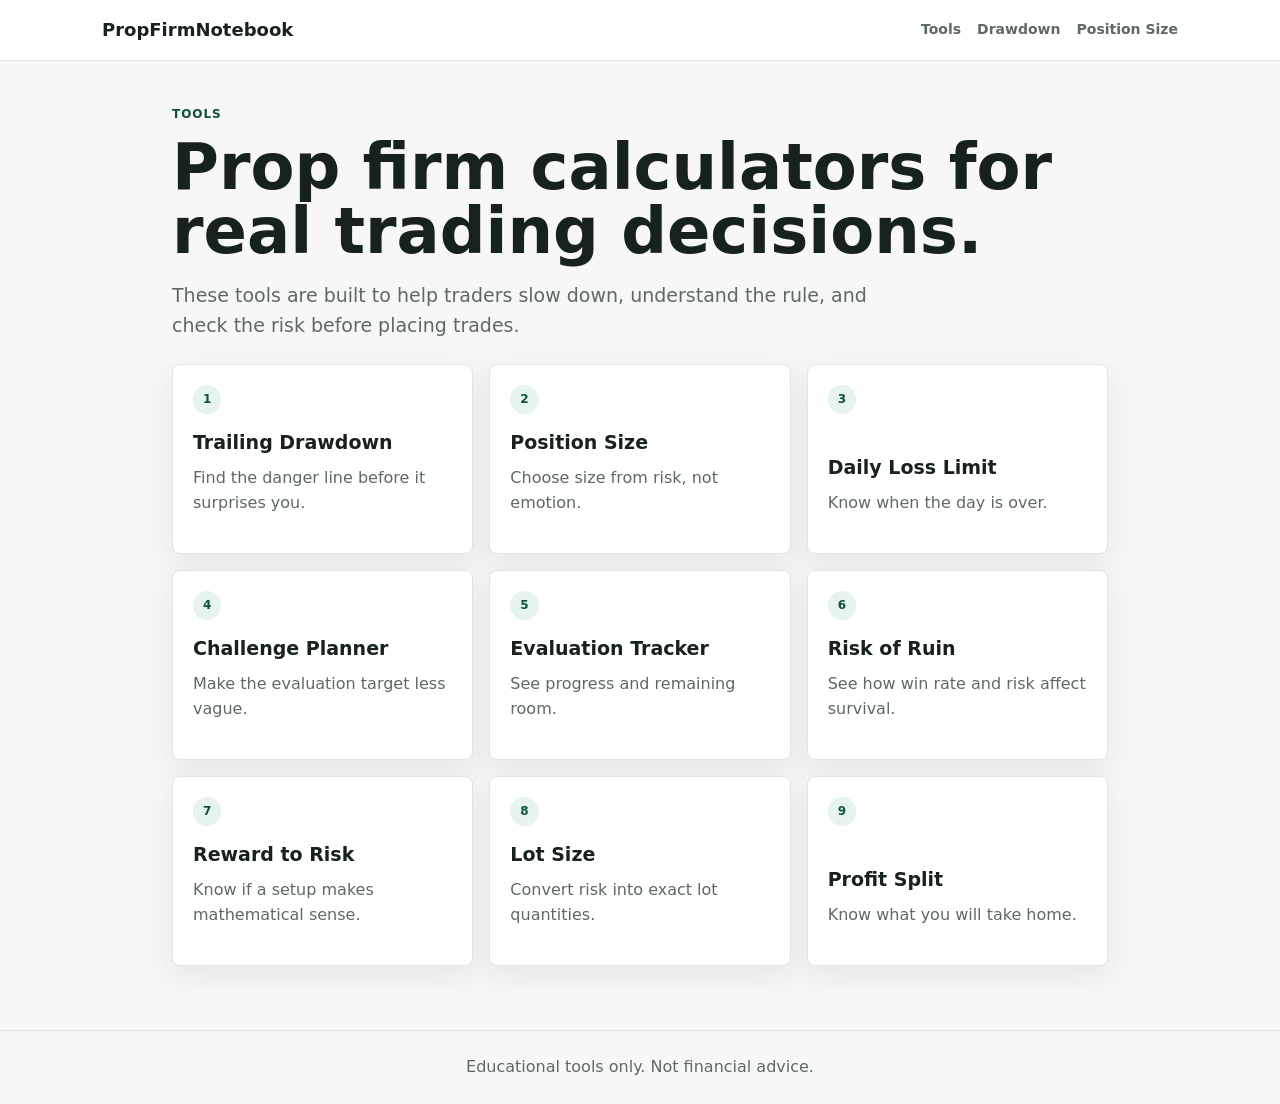
<file: propfirmnotebook-root-upload/tools/index.html>
<!doctype html>
<html lang="en">
<head>
  <meta charset="utf-8">
  <meta name="viewport" content="width=device-width, initial-scale=1">
  <title>Trading Tools | PropFirmNotebook</title>
  <meta name="description" content="Free prop firm calculators for drawdown, position sizing, daily loss limits, challenge planning, evaluation tracking, risk of ruin, reward-to-risk, lot sizing, and profit splits.">
  <link rel="stylesheet" href="../assets/css/styles.css">
</head>
<body>
  <header class="site-header">
    <nav class="nav">
      <a class="brand" href="../index.html">PropFirmNotebook</a>
      <div class="nav-links">
        <a href="index.html">Tools</a>
        <a href="trailing-drawdown/index.html">Drawdown</a>
        <a href="position-size/index.html">Position Size</a>
      </div>
    </nav>
  </header>
  <main class="page">
    <div class="tool-hero">
      <p class="eyebrow">Tools</p>
      <h1>Prop firm calculators for real trading decisions.</h1>
      <p class="lead">These tools are built to help traders slow down, understand the rule, and check the risk before placing trades.</p>
    </div>
    <div class="grid">
      <a class="tool-card" href="trailing-drawdown/index.html"><span class="tag">1</span><div><h3>Trailing Drawdown</h3><p>Find the danger line before it surprises you.</p></div></a>
      <a class="tool-card" href="position-size/index.html"><span class="tag">2</span><div><h3>Position Size</h3><p>Choose size from risk, not emotion.</p></div></a>
      <a class="tool-card" href="daily-loss-limit/index.html"><span class="tag">3</span><div><h3>Daily Loss Limit</h3><p>Know when the day is over.</p></div></a>
      <a class="tool-card" href="challenge-planner/index.html"><span class="tag">4</span><div><h3>Challenge Planner</h3><p>Make the evaluation target less vague.</p></div></a>
      <a class="tool-card" href="evaluation-tracker/index.html"><span class="tag">5</span><div><h3>Evaluation Tracker</h3><p>See progress and remaining room.</p></div></a>
      <a class="tool-card" href="risk-of-ruin/index.html"><span class="tag">6</span><div><h3>Risk of Ruin</h3><p>See how win rate and risk affect survival.</p></div></a>
      <a class="tool-card" href="reward-risk/index.html"><span class="tag">7</span><div><h3>Reward to Risk</h3><p>Know if a setup makes mathematical sense.</p></div></a>
      <a class="tool-card" href="lot-size/index.html"><span class="tag">8</span><div><h3>Lot Size</h3><p>Convert risk into exact lot quantities.</p></div></a>
      <a class="tool-card" href="profit-split/index.html"><span class="tag">9</span><div><h3>Profit Split</h3><p>Know what you will take home.</p></div></a>
    </div>
  </main>
  <footer class="footer">Educational tools only. Not financial advice.</footer>
</body>
</html>
</file>
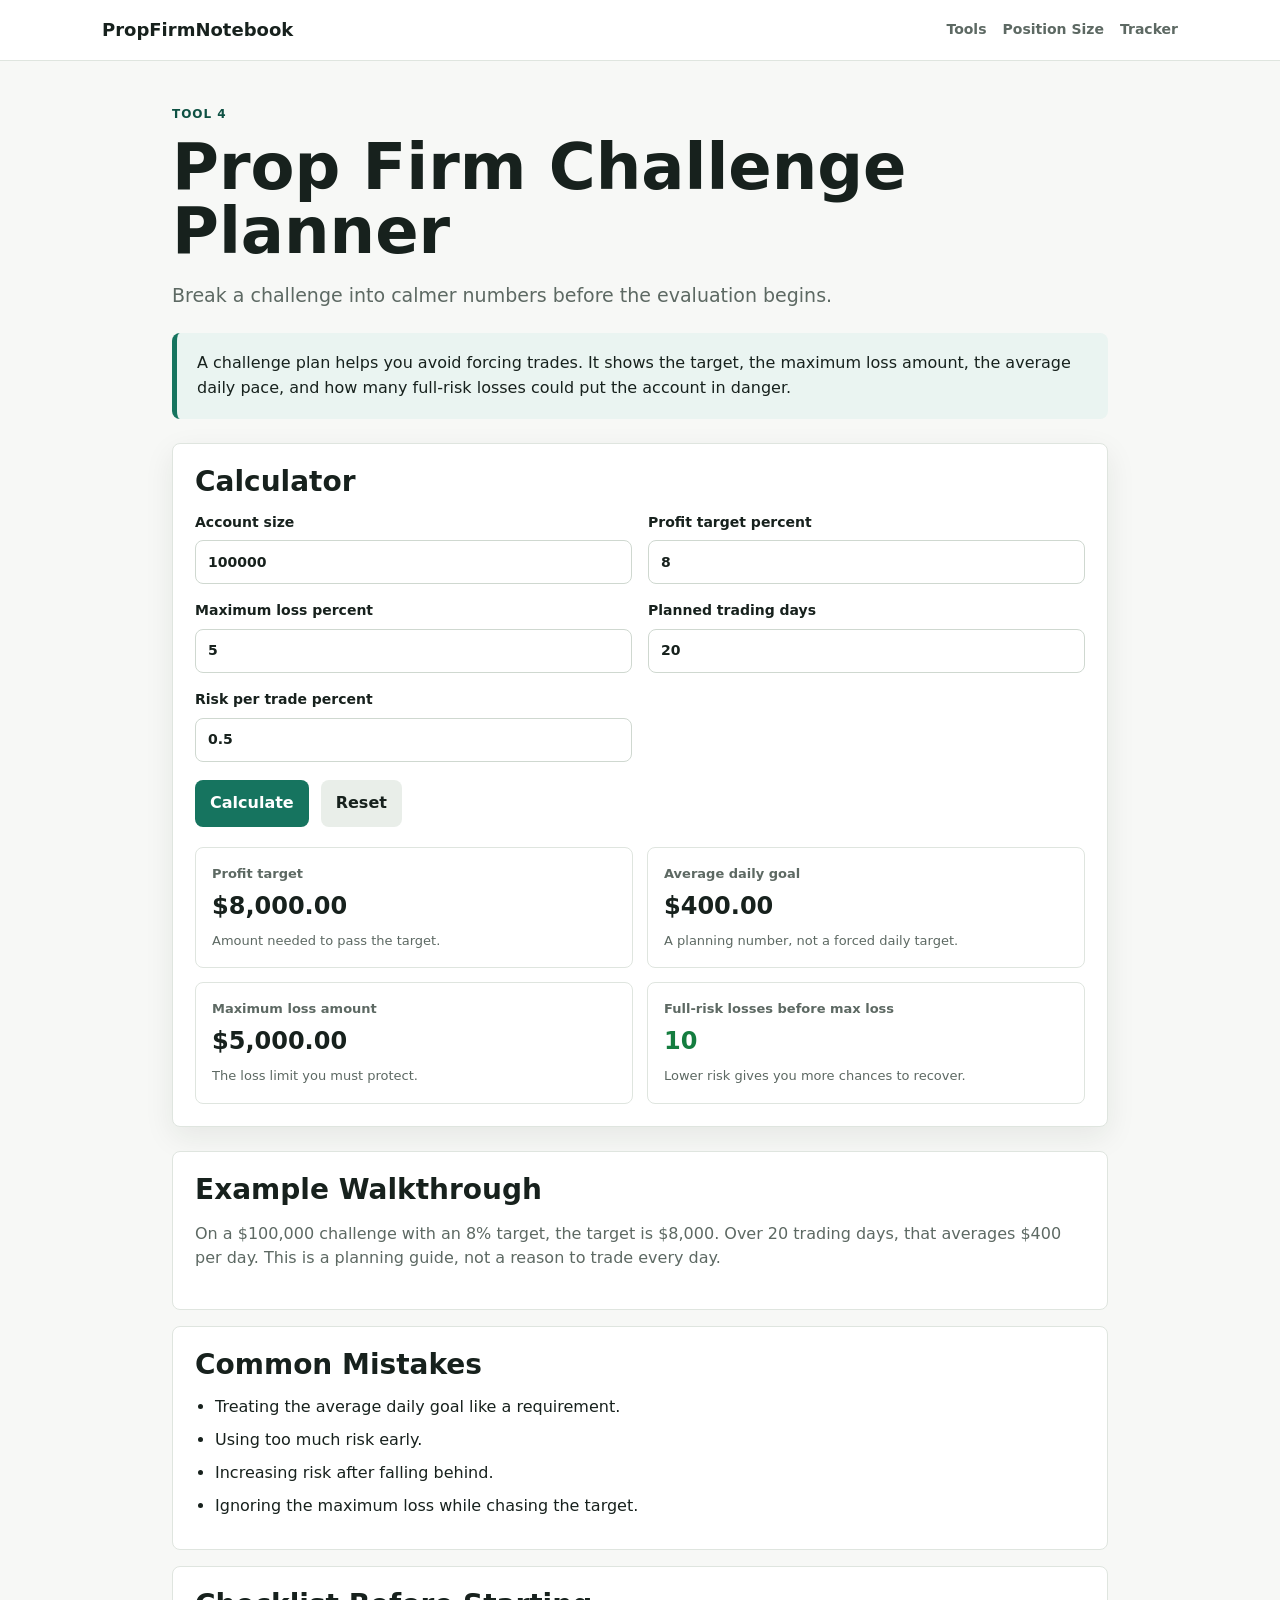
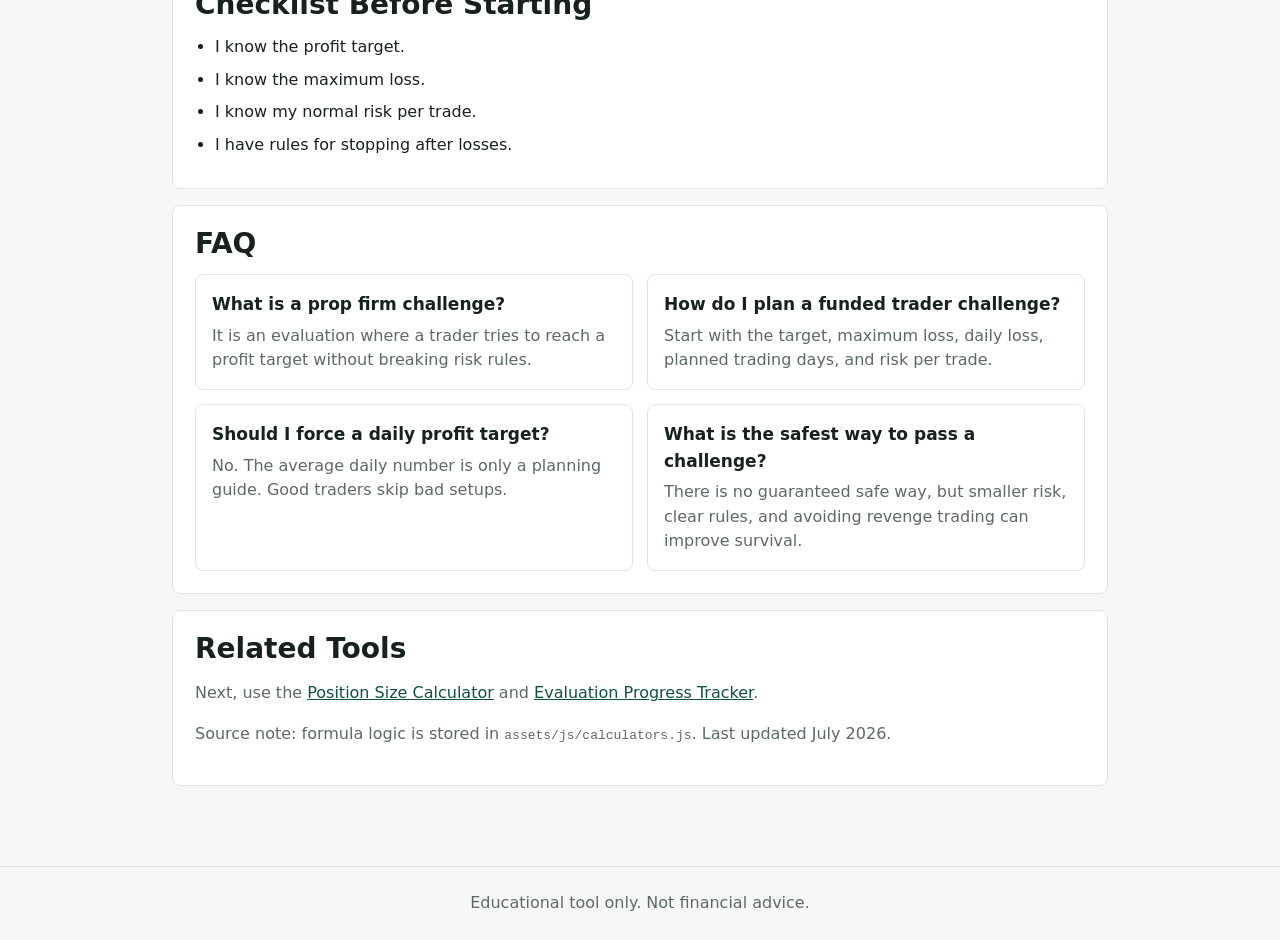
<file: propfirmnotebook-root-upload/tools/challenge-planner/index.html>
<!doctype html>
<html lang="en">
<head>
  <meta charset="utf-8">
  <meta name="viewport" content="width=device-width, initial-scale=1">
  <title>Prop Firm Challenge Planner | PropFirmNotebook</title>
  <meta name="description" content="Plan a prop firm challenge with profit target, max loss, daily goal, and risk per trade.">
  <link rel="stylesheet" href="../../assets/css/styles.css">
</head>
<body>
  <header class="site-header"><nav class="nav"><a class="brand" href="../../index.html">PropFirmNotebook</a><div class="nav-links"><a href="../index.html">Tools</a><a href="../position-size/index.html">Position Size</a><a href="../evaluation-tracker/index.html">Tracker</a></div></nav></header>
  <main class="page">
    <section class="tool-hero">
      <p class="eyebrow">Tool 4</p>
      <h1>Prop Firm Challenge Planner</h1>
      <p class="lead">Break a challenge into calmer numbers before the evaluation begins.</p>
      <div class="quick-answer">A challenge plan helps you avoid forcing trades. It shows the target, the maximum loss amount, the average daily pace, and how many full-risk losses could put the account in danger.</div>
    </section>
    <section class="calculator" data-calculator="challenge-planner">
      <h2>Calculator</h2>
      <form>
        <div class="form-grid">
          <label>Account size <input name="account" type="number" value="100000"></label>
          <label>Profit target percent <input name="targetPercent" type="number" step="0.1" value="8"></label>
          <label>Maximum loss percent <input name="maxLossPercent" type="number" step="0.1" value="5"></label>
          <label>Planned trading days <input name="days" type="number" value="20"></label>
          <label>Risk per trade percent <input name="riskPercent" type="number" step="0.1" value="0.5"></label>
        </div>
        <div class="button-row"><button type="submit">Calculate</button><button class="secondary" type="reset">Reset</button></div>
      </form>
      <div class="results" data-results></div>
    </section>
    <section class="module-section"><h2>Example Walkthrough</h2><p>On a $100,000 challenge with an 8% target, the target is $8,000. Over 20 trading days, that averages $400 per day. This is a planning guide, not a reason to trade every day.</p></section>
    <section class="module-section"><h2>Common Mistakes</h2><ul class="checklist"><li>Treating the average daily goal like a requirement.</li><li>Using too much risk early.</li><li>Increasing risk after falling behind.</li><li>Ignoring the maximum loss while chasing the target.</li></ul></section>
    <section class="module-section"><h2>Checklist Before Starting</h2><ul class="checklist"><li>I know the profit target.</li><li>I know the maximum loss.</li><li>I know my normal risk per trade.</li><li>I have rules for stopping after losses.</li></ul></section>
    <section class="module-section"><h2>FAQ</h2><div class="qa-grid"><article class="qa-item"><h3>What is a prop firm challenge?</h3><p>It is an evaluation where a trader tries to reach a profit target without breaking risk rules.</p></article><article class="qa-item"><h3>How do I plan a funded trader challenge?</h3><p>Start with the target, maximum loss, daily loss, planned trading days, and risk per trade.</p></article><article class="qa-item"><h3>Should I force a daily profit target?</h3><p>No. The average daily number is only a planning guide. Good traders skip bad setups.</p></article><article class="qa-item"><h3>What is the safest way to pass a challenge?</h3><p>There is no guaranteed safe way, but smaller risk, clear rules, and avoiding revenge trading can improve survival.</p></article></div></section>
    <section class="module-section"><h2>Related Tools</h2><p>Next, use the <a href="../position-size/index.html">Position Size Calculator</a> and <a href="../evaluation-tracker/index.html">Evaluation Progress Tracker</a>.</p><p>Source note: formula logic is stored in <code>assets/js/calculators.js</code>. Last updated July 2026.</p></section>
  </main>
  <footer class="footer">Educational tool only. Not financial advice.</footer>
  <script type="application/ld+json">
  {"@context":"https://schema.org","@type":"FAQPage","mainEntity":[
    {"@type":"Question","name":"What is a prop firm challenge?","acceptedAnswer":{"@type":"Answer","text":"It is an evaluation where a trader tries to reach a profit target without breaking risk rules."}},
    {"@type":"Question","name":"How do I plan a funded trader challenge?","acceptedAnswer":{"@type":"Answer","text":"Start with the target, maximum loss, daily loss, planned trading days, and risk per trade."}}
  ]}
  </script>
  <script src="../../assets/js/calculators.js"></script>
</body>
</html>
</file>
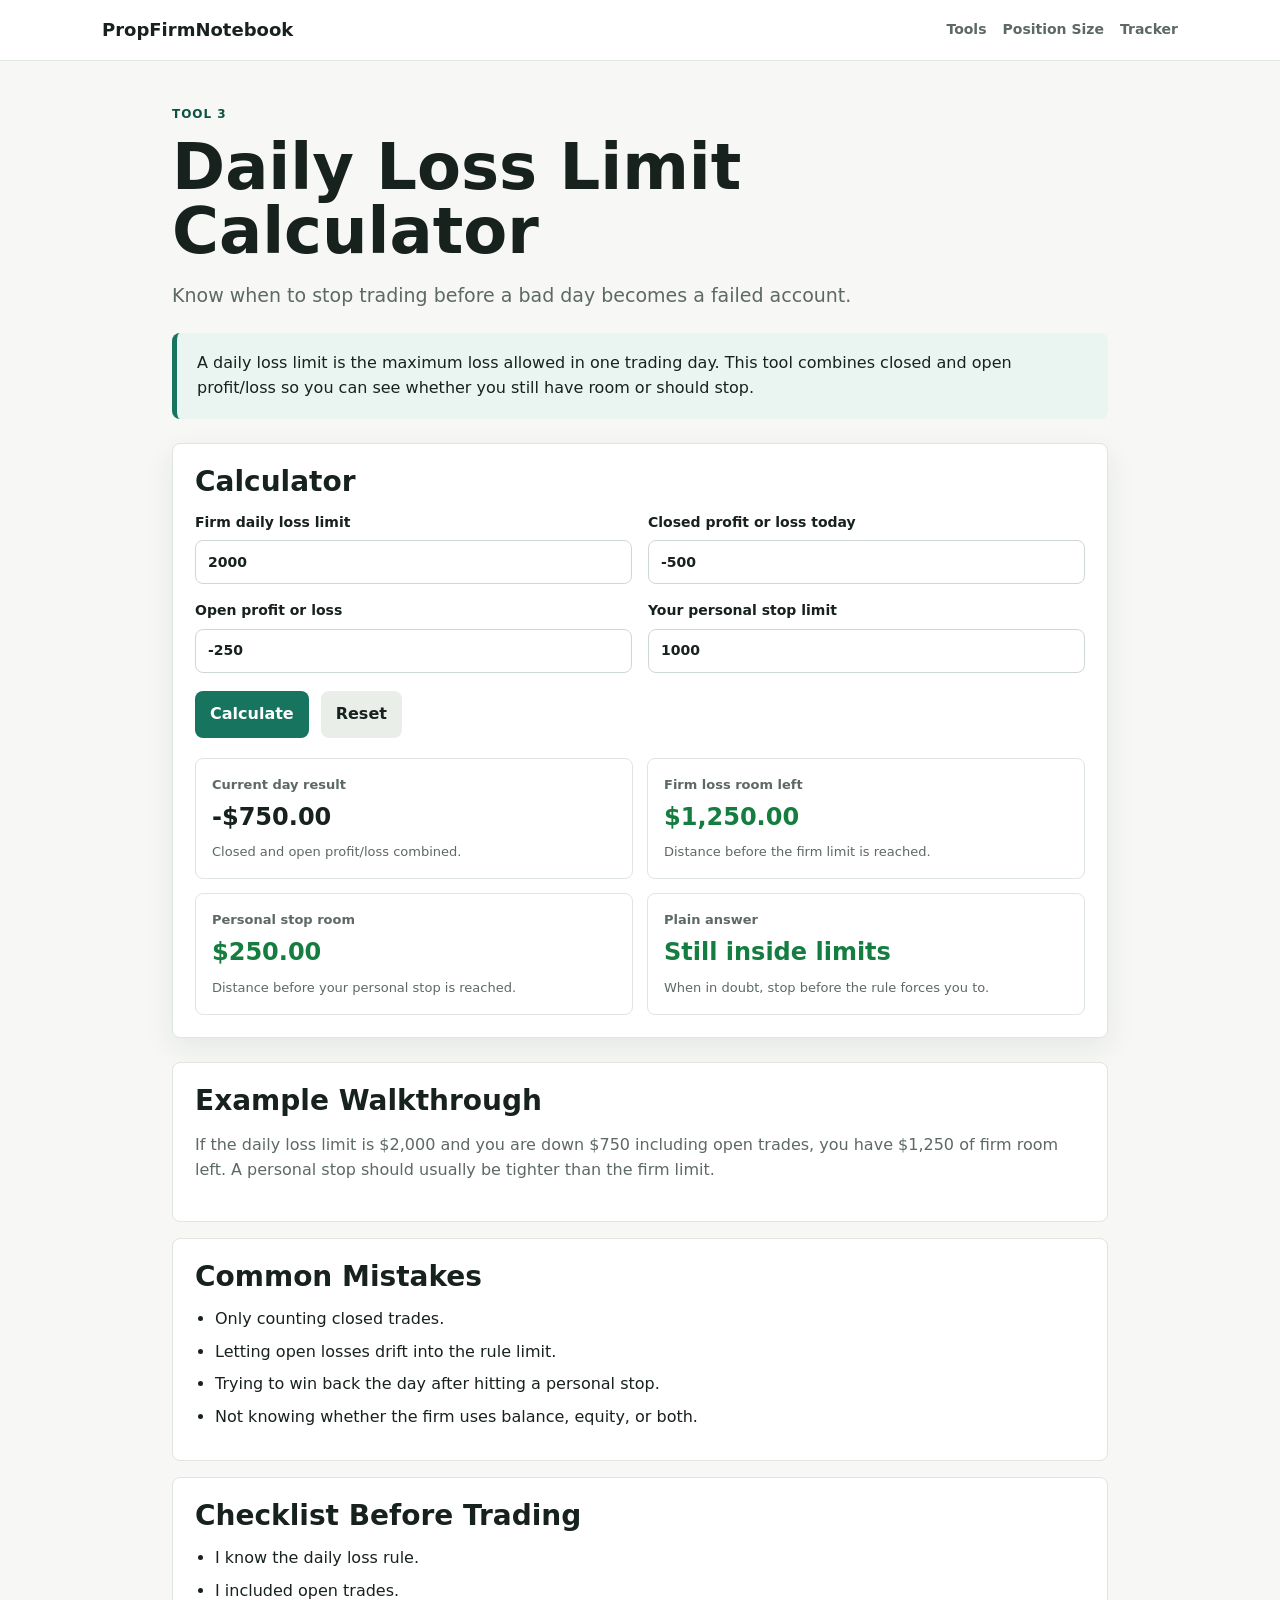
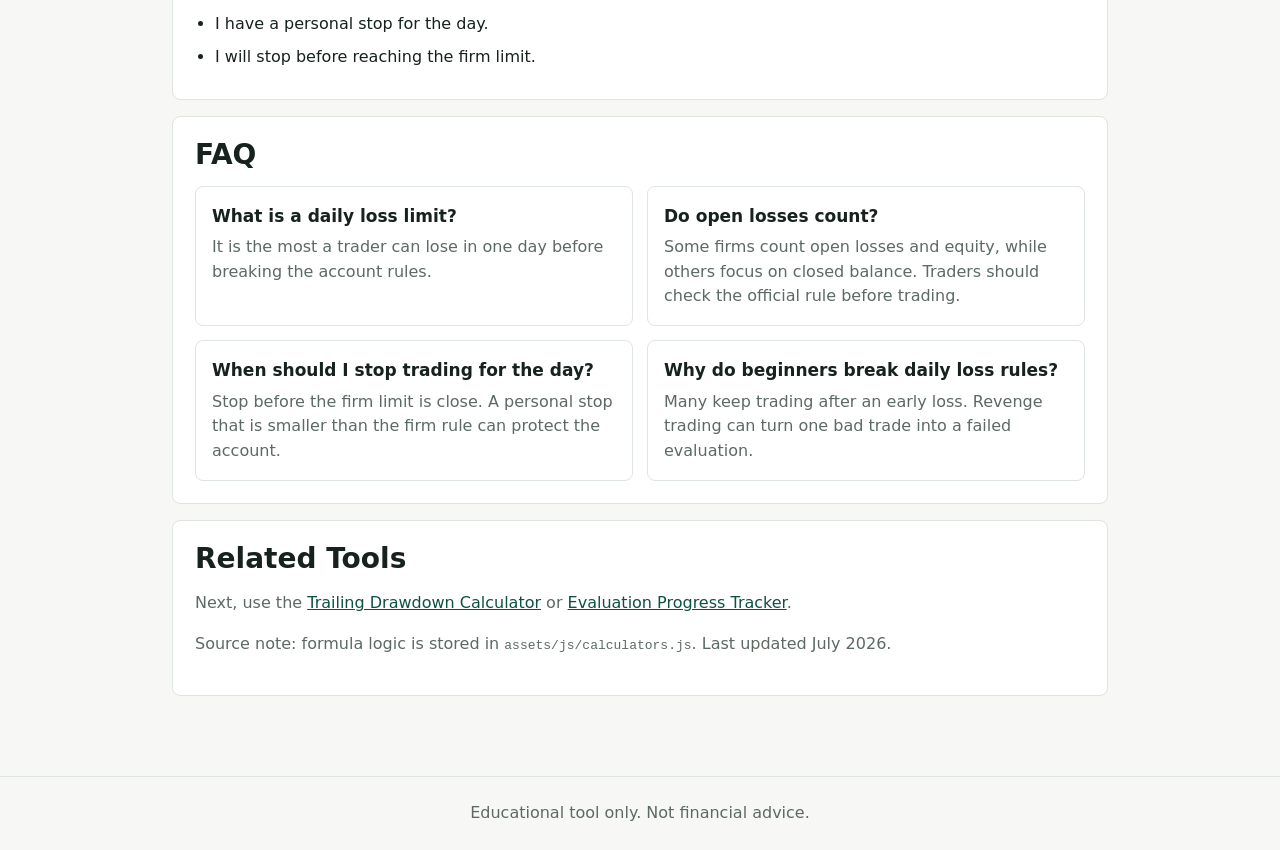
<file: propfirmnotebook-root-upload/tools/daily-loss-limit/index.html>
<!doctype html>
<html lang="en">
<head>
  <meta charset="utf-8">
  <meta name="viewport" content="width=device-width, initial-scale=1">
  <title>Daily Loss Limit Calculator | PropFirmNotebook</title>
  <meta name="description" content="Calculate remaining daily loss room before a prop firm daily loss rule is at risk.">
  <link rel="stylesheet" href="../../assets/css/styles.css">
</head>
<body>
  <header class="site-header"><nav class="nav"><a class="brand" href="../../index.html">PropFirmNotebook</a><div class="nav-links"><a href="../index.html">Tools</a><a href="../position-size/index.html">Position Size</a><a href="../evaluation-tracker/index.html">Tracker</a></div></nav></header>
  <main class="page">
    <section class="tool-hero">
      <p class="eyebrow">Tool 3</p>
      <h1>Daily Loss Limit Calculator</h1>
      <p class="lead">Know when to stop trading before a bad day becomes a failed account.</p>
      <div class="quick-answer">A daily loss limit is the maximum loss allowed in one trading day. This tool combines closed and open profit/loss so you can see whether you still have room or should stop.</div>
    </section>
    <section class="calculator" data-calculator="daily-loss-limit">
      <h2>Calculator</h2>
      <form>
        <div class="form-grid">
          <label>Firm daily loss limit <input name="dailyLimit" type="number" value="2000"></label>
          <label>Closed profit or loss today <input name="currentPl" type="number" value="-500"></label>
          <label>Open profit or loss <input name="openPl" type="number" value="-250"></label>
          <label>Your personal stop limit <input name="personalStop" type="number" value="1000"></label>
        </div>
        <div class="button-row"><button type="submit">Calculate</button><button class="secondary" type="reset">Reset</button></div>
      </form>
      <div class="results" data-results></div>
    </section>
    <section class="module-section"><h2>Example Walkthrough</h2><p>If the daily loss limit is $2,000 and you are down $750 including open trades, you have $1,250 of firm room left. A personal stop should usually be tighter than the firm limit.</p></section>
    <section class="module-section"><h2>Common Mistakes</h2><ul class="checklist"><li>Only counting closed trades.</li><li>Letting open losses drift into the rule limit.</li><li>Trying to win back the day after hitting a personal stop.</li><li>Not knowing whether the firm uses balance, equity, or both.</li></ul></section>
    <section class="module-section"><h2>Checklist Before Trading</h2><ul class="checklist"><li>I know the daily loss rule.</li><li>I included open trades.</li><li>I have a personal stop for the day.</li><li>I will stop before reaching the firm limit.</li></ul></section>
    <section class="module-section"><h2>FAQ</h2><div class="qa-grid"><article class="qa-item"><h3>What is a daily loss limit?</h3><p>It is the most a trader can lose in one day before breaking the account rules.</p></article><article class="qa-item"><h3>Do open losses count?</h3><p>Some firms count open losses and equity, while others focus on closed balance. Traders should check the official rule before trading.</p></article><article class="qa-item"><h3>When should I stop trading for the day?</h3><p>Stop before the firm limit is close. A personal stop that is smaller than the firm rule can protect the account.</p></article><article class="qa-item"><h3>Why do beginners break daily loss rules?</h3><p>Many keep trading after an early loss. Revenge trading can turn one bad trade into a failed evaluation.</p></article></div></section>
    <section class="module-section"><h2>Related Tools</h2><p>Next, use the <a href="../trailing-drawdown/index.html">Trailing Drawdown Calculator</a> or <a href="../evaluation-tracker/index.html">Evaluation Progress Tracker</a>.</p><p>Source note: formula logic is stored in <code>assets/js/calculators.js</code>. Last updated July 2026.</p></section>
  </main>
  <footer class="footer">Educational tool only. Not financial advice.</footer>
  <script type="application/ld+json">
  {"@context":"https://schema.org","@type":"FAQPage","mainEntity":[
    {"@type":"Question","name":"What is a daily loss limit?","acceptedAnswer":{"@type":"Answer","text":"It is the most a trader can lose in one day before breaking the account rules."}},
    {"@type":"Question","name":"Do open losses count?","acceptedAnswer":{"@type":"Answer","text":"Some firms count open losses and equity, while others focus on closed balance. Traders should check the official rule before trading."}}
  ]}
  </script>
  <script src="../../assets/js/calculators.js"></script>
</body>
</html>
</file>
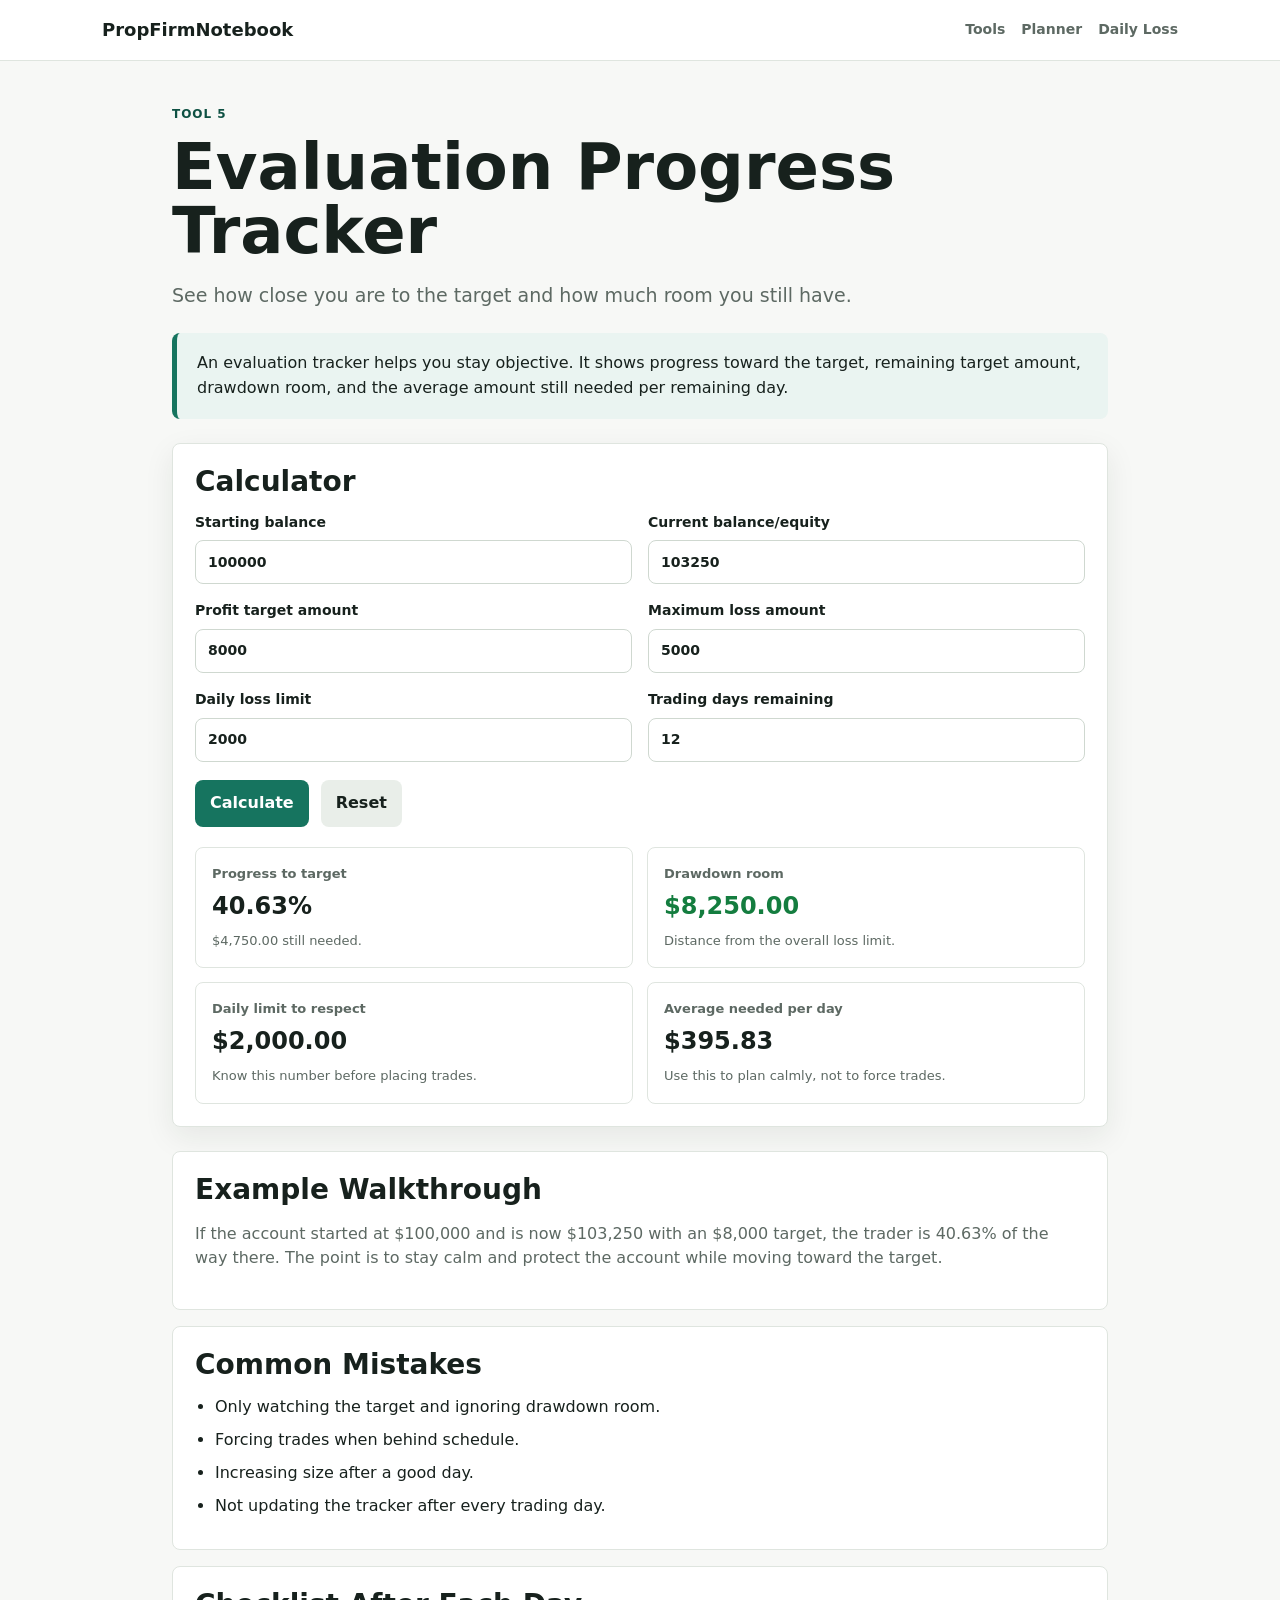
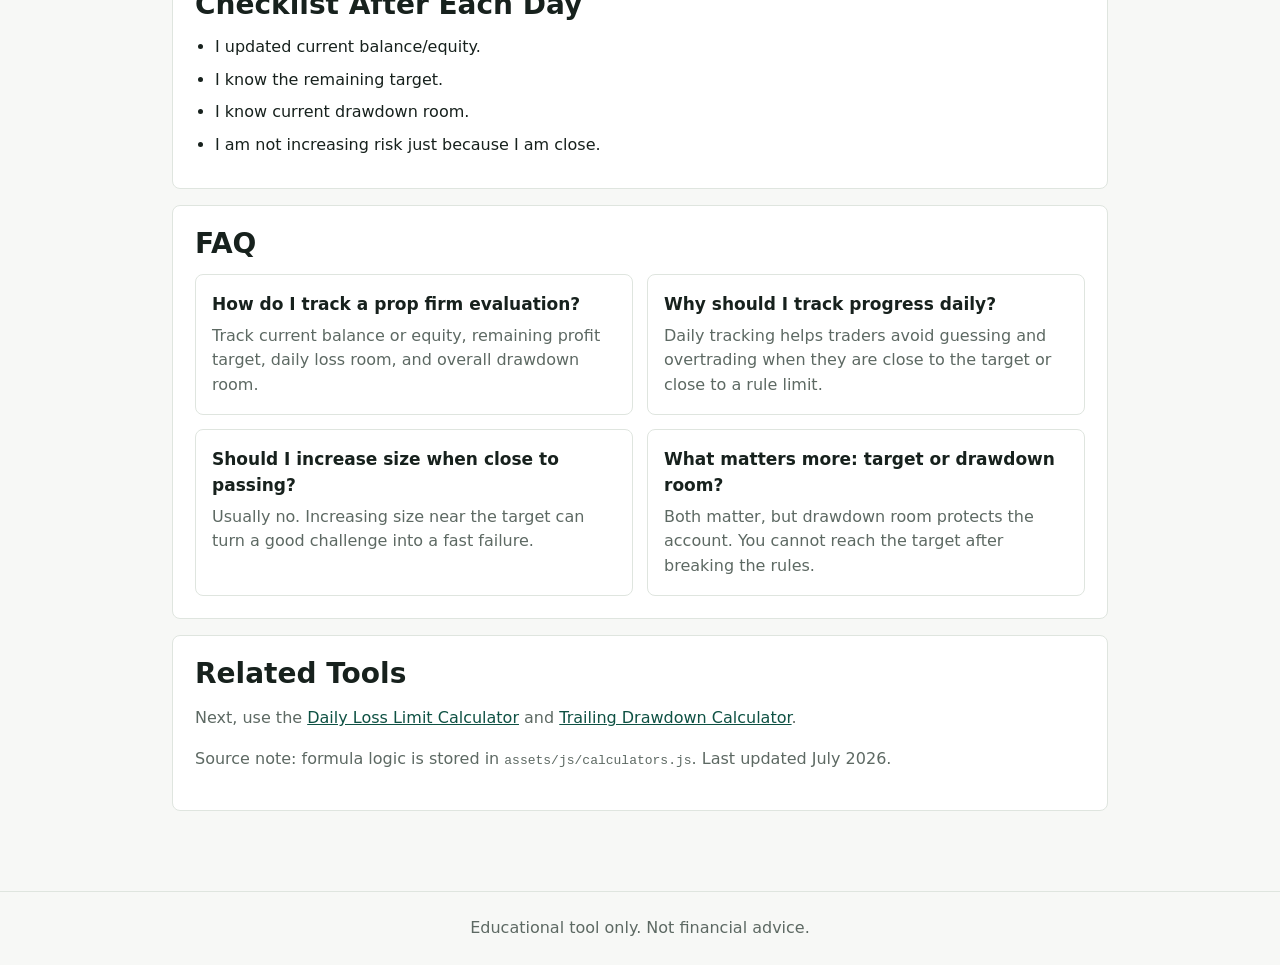
<file: propfirmnotebook-root-upload/tools/evaluation-tracker/index.html>
<!doctype html>
<html lang="en">
<head>
  <meta charset="utf-8">
  <meta name="viewport" content="width=device-width, initial-scale=1">
  <title>Evaluation Progress Tracker | PropFirmNotebook</title>
  <meta name="description" content="Track prop firm evaluation progress, remaining profit target, drawdown room, and daily pace.">
  <link rel="stylesheet" href="../../assets/css/styles.css">
</head>
<body>
  <header class="site-header"><nav class="nav"><a class="brand" href="../../index.html">PropFirmNotebook</a><div class="nav-links"><a href="../index.html">Tools</a><a href="../challenge-planner/index.html">Planner</a><a href="../daily-loss-limit/index.html">Daily Loss</a></div></nav></header>
  <main class="page">
    <section class="tool-hero">
      <p class="eyebrow">Tool 5</p>
      <h1>Evaluation Progress Tracker</h1>
      <p class="lead">See how close you are to the target and how much room you still have.</p>
      <div class="quick-answer">An evaluation tracker helps you stay objective. It shows progress toward the target, remaining target amount, drawdown room, and the average amount still needed per remaining day.</div>
    </section>
    <section class="calculator" data-calculator="evaluation-tracker">
      <h2>Calculator</h2>
      <form>
        <div class="form-grid">
          <label>Starting balance <input name="starting" type="number" value="100000"></label>
          <label>Current balance/equity <input name="current" type="number" value="103250"></label>
          <label>Profit target amount <input name="target" type="number" value="8000"></label>
          <label>Maximum loss amount <input name="maxLoss" type="number" value="5000"></label>
          <label>Daily loss limit <input name="dailyLoss" type="number" value="2000"></label>
          <label>Trading days remaining <input name="days" type="number" value="12"></label>
        </div>
        <div class="button-row"><button type="submit">Calculate</button><button class="secondary" type="reset">Reset</button></div>
      </form>
      <div class="results" data-results></div>
    </section>
    <section class="module-section"><h2>Example Walkthrough</h2><p>If the account started at $100,000 and is now $103,250 with an $8,000 target, the trader is 40.63% of the way there. The point is to stay calm and protect the account while moving toward the target.</p></section>
    <section class="module-section"><h2>Common Mistakes</h2><ul class="checklist"><li>Only watching the target and ignoring drawdown room.</li><li>Forcing trades when behind schedule.</li><li>Increasing size after a good day.</li><li>Not updating the tracker after every trading day.</li></ul></section>
    <section class="module-section"><h2>Checklist After Each Day</h2><ul class="checklist"><li>I updated current balance/equity.</li><li>I know the remaining target.</li><li>I know current drawdown room.</li><li>I am not increasing risk just because I am close.</li></ul></section>
    <section class="module-section"><h2>FAQ</h2><div class="qa-grid"><article class="qa-item"><h3>How do I track a prop firm evaluation?</h3><p>Track current balance or equity, remaining profit target, daily loss room, and overall drawdown room.</p></article><article class="qa-item"><h3>Why should I track progress daily?</h3><p>Daily tracking helps traders avoid guessing and overtrading when they are close to the target or close to a rule limit.</p></article><article class="qa-item"><h3>Should I increase size when close to passing?</h3><p>Usually no. Increasing size near the target can turn a good challenge into a fast failure.</p></article><article class="qa-item"><h3>What matters more: target or drawdown room?</h3><p>Both matter, but drawdown room protects the account. You cannot reach the target after breaking the rules.</p></article></div></section>
    <section class="module-section"><h2>Related Tools</h2><p>Next, use the <a href="../daily-loss-limit/index.html">Daily Loss Limit Calculator</a> and <a href="../trailing-drawdown/index.html">Trailing Drawdown Calculator</a>.</p><p>Source note: formula logic is stored in <code>assets/js/calculators.js</code>. Last updated July 2026.</p></section>
  </main>
  <footer class="footer">Educational tool only. Not financial advice.</footer>
  <script type="application/ld+json">
  {"@context":"https://schema.org","@type":"FAQPage","mainEntity":[
    {"@type":"Question","name":"How do I track a prop firm evaluation?","acceptedAnswer":{"@type":"Answer","text":"Track current balance or equity, remaining profit target, daily loss room, and overall drawdown room."}},
    {"@type":"Question","name":"Why should I track progress daily?","acceptedAnswer":{"@type":"Answer","text":"Daily tracking helps traders avoid guessing and overtrading when they are close to the target or close to a rule limit."}}
  ]}
  </script>
  <script src="../../assets/js/calculators.js"></script>
</body>
</html>
</file>
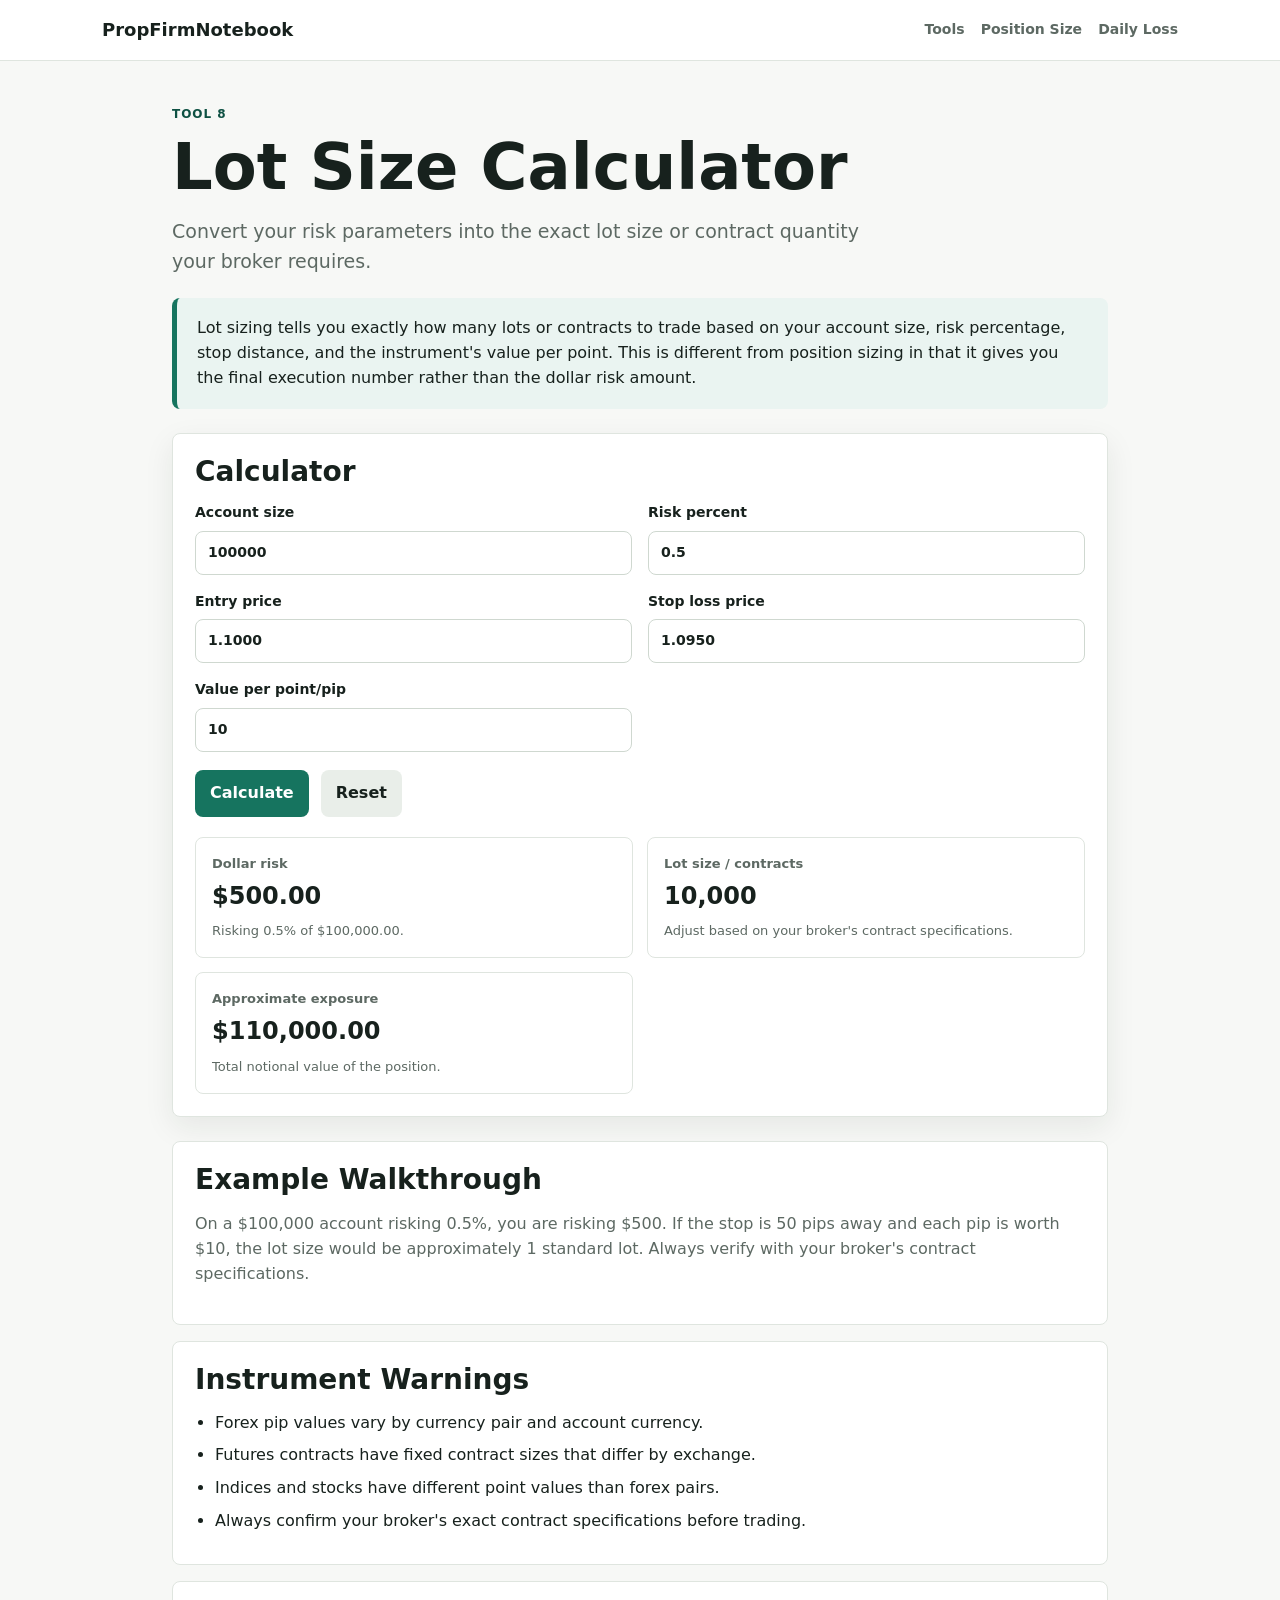
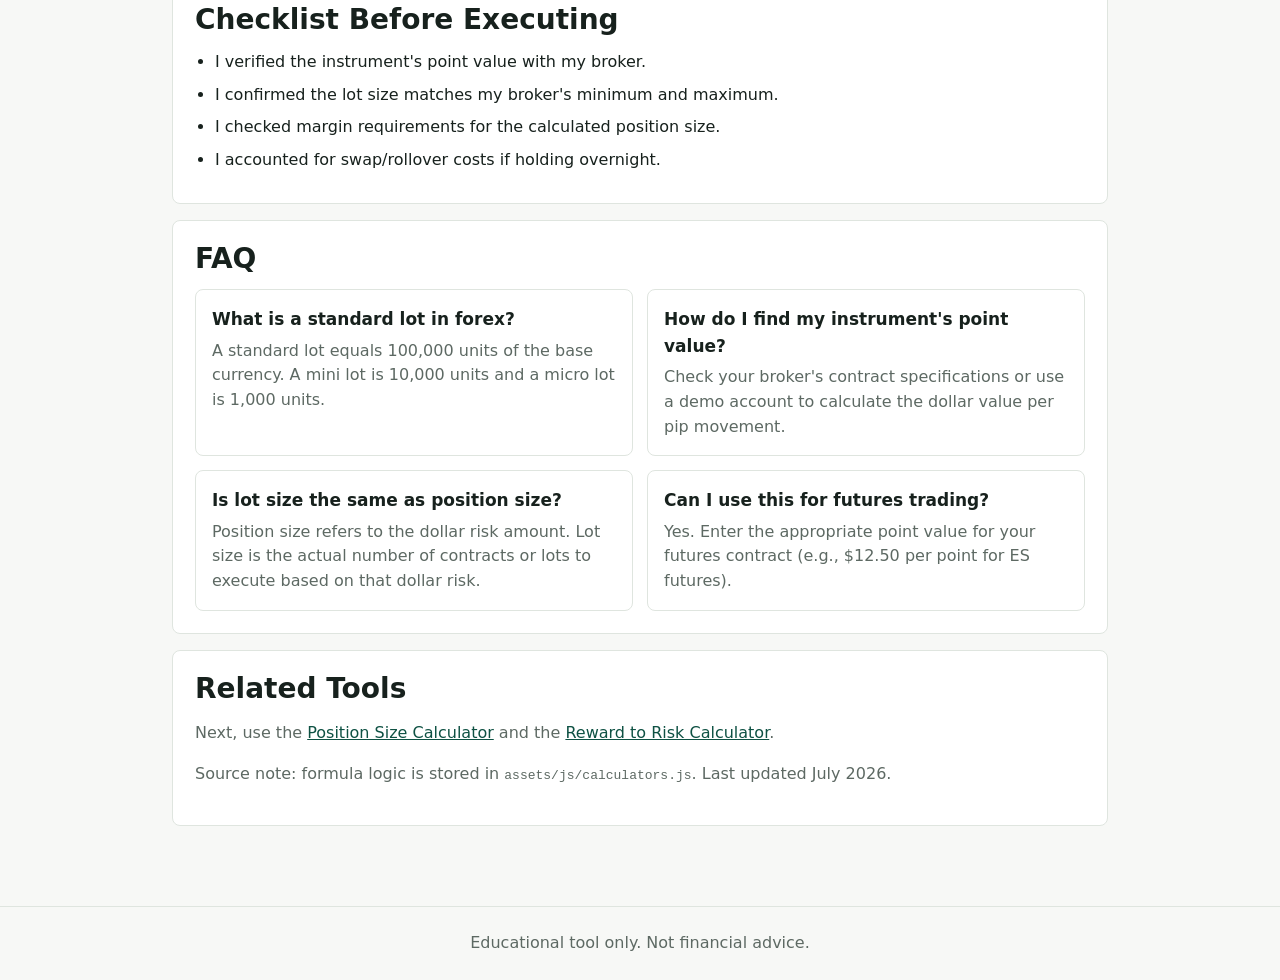
<file: propfirmnotebook-root-upload/tools/lot-size/index.html>
<!doctype html>
<html lang="en">
<head>
  <meta charset="utf-8">
  <meta name="viewport" content="width=device-width, initial-scale=1">
  <title>Lot Size Calculator | PropFirmNotebook</title>
  <meta name="description" content="Calculate forex lot sizes and contract quantities based on risk, stop distance, and instrument value.">
  <link rel="stylesheet" href="../../assets/css/styles.css">
</head>
<body>
  <header class="site-header"><nav class="nav"><a class="brand" href="../../index.html">PropFirmNotebook</a><div class="nav-links"><a href="../index.html">Tools</a><a href="../position-size/index.html">Position Size</a><a href="../daily-loss-limit/index.html">Daily Loss</a></div></nav></header>
  <main class="page">
    <section class="tool-hero">
      <p class="eyebrow">Tool 8</p>
      <h1>Lot Size Calculator</h1>
      <p class="lead">Convert your risk parameters into the exact lot size or contract quantity your broker requires.</p>
      <div class="quick-answer">Lot sizing tells you exactly how many lots or contracts to trade based on your account size, risk percentage, stop distance, and the instrument's value per point. This is different from position sizing in that it gives you the final execution number rather than the dollar risk amount.</div>
    </section>
    <section class="calculator" data-calculator="lot-size">
      <h2>Calculator</h2>
      <form>
        <div class="form-grid">
          <label>Account size <input name="account" type="number" value="100000"></label>
          <label>Risk percent <input name="riskPercent" type="number" step="0.1" value="0.5"></label>
          <label>Entry price <input name="entry" type="number" step="0.0001" value="1.1000"></label>
          <label>Stop loss price <input name="stop" type="number" step="0.0001" value="1.0950"></label>
          <label>Value per point/pip <input name="instrumentValue" type="number" step="0.01" value="10"></label>
        </div>
        <div class="button-row"><button type="submit">Calculate</button><button class="secondary" type="reset">Reset</button></div>
      </form>
      <div class="results" data-results></div>
    </section>
    <section class="module-section"><h2>Example Walkthrough</h2><p>On a $100,000 account risking 0.5%, you are risking $500. If the stop is 50 pips away and each pip is worth $10, the lot size would be approximately 1 standard lot. Always verify with your broker's contract specifications.</p></section>
    <section class="module-section"><h2>Instrument Warnings</h2><ul class="checklist"><li>Forex pip values vary by currency pair and account currency.</li><li>Futures contracts have fixed contract sizes that differ by exchange.</li><li>Indices and stocks have different point values than forex pairs.</li><li>Always confirm your broker's exact contract specifications before trading.</li></ul></section>
    <section class="module-section"><h2>Checklist Before Executing</h2><ul class="checklist"><li>I verified the instrument's point value with my broker.</li><li>I confirmed the lot size matches my broker's minimum and maximum.</li><li>I checked margin requirements for the calculated position size.</li><li>I accounted for swap/rollover costs if holding overnight.</li></ul></section>
    <section class="module-section"><h2>FAQ</h2><div class="qa-grid"><article class="qa-item"><h3>What is a standard lot in forex?</h3><p>A standard lot equals 100,000 units of the base currency. A mini lot is 10,000 units and a micro lot is 1,000 units.</p></article><article class="qa-item"><h3>How do I find my instrument's point value?</h3><p>Check your broker's contract specifications or use a demo account to calculate the dollar value per pip movement.</p></article><article class="qa-item"><h3>Is lot size the same as position size?</h3><p>Position size refers to the dollar risk amount. Lot size is the actual number of contracts or lots to execute based on that dollar risk.</p></article><article class="qa-item"><h3>Can I use this for futures trading?</h3><p>Yes. Enter the appropriate point value for your futures contract (e.g., $12.50 per point for ES futures).</p></article></div></section>
    <section class="module-section"><h2>Related Tools</h2><p>Next, use the <a href="../position-size/index.html">Position Size Calculator</a> and the <a href="../reward-risk/index.html">Reward to Risk Calculator</a>.</p><p>Source note: formula logic is stored in <code>assets/js/calculators.js</code>. Last updated July 2026.</p></section>
  </main>
  <footer class="footer">Educational tool only. Not financial advice.</footer>
  <script src="../../assets/js/calculators.js"></script>
</body>
</html>
</file>
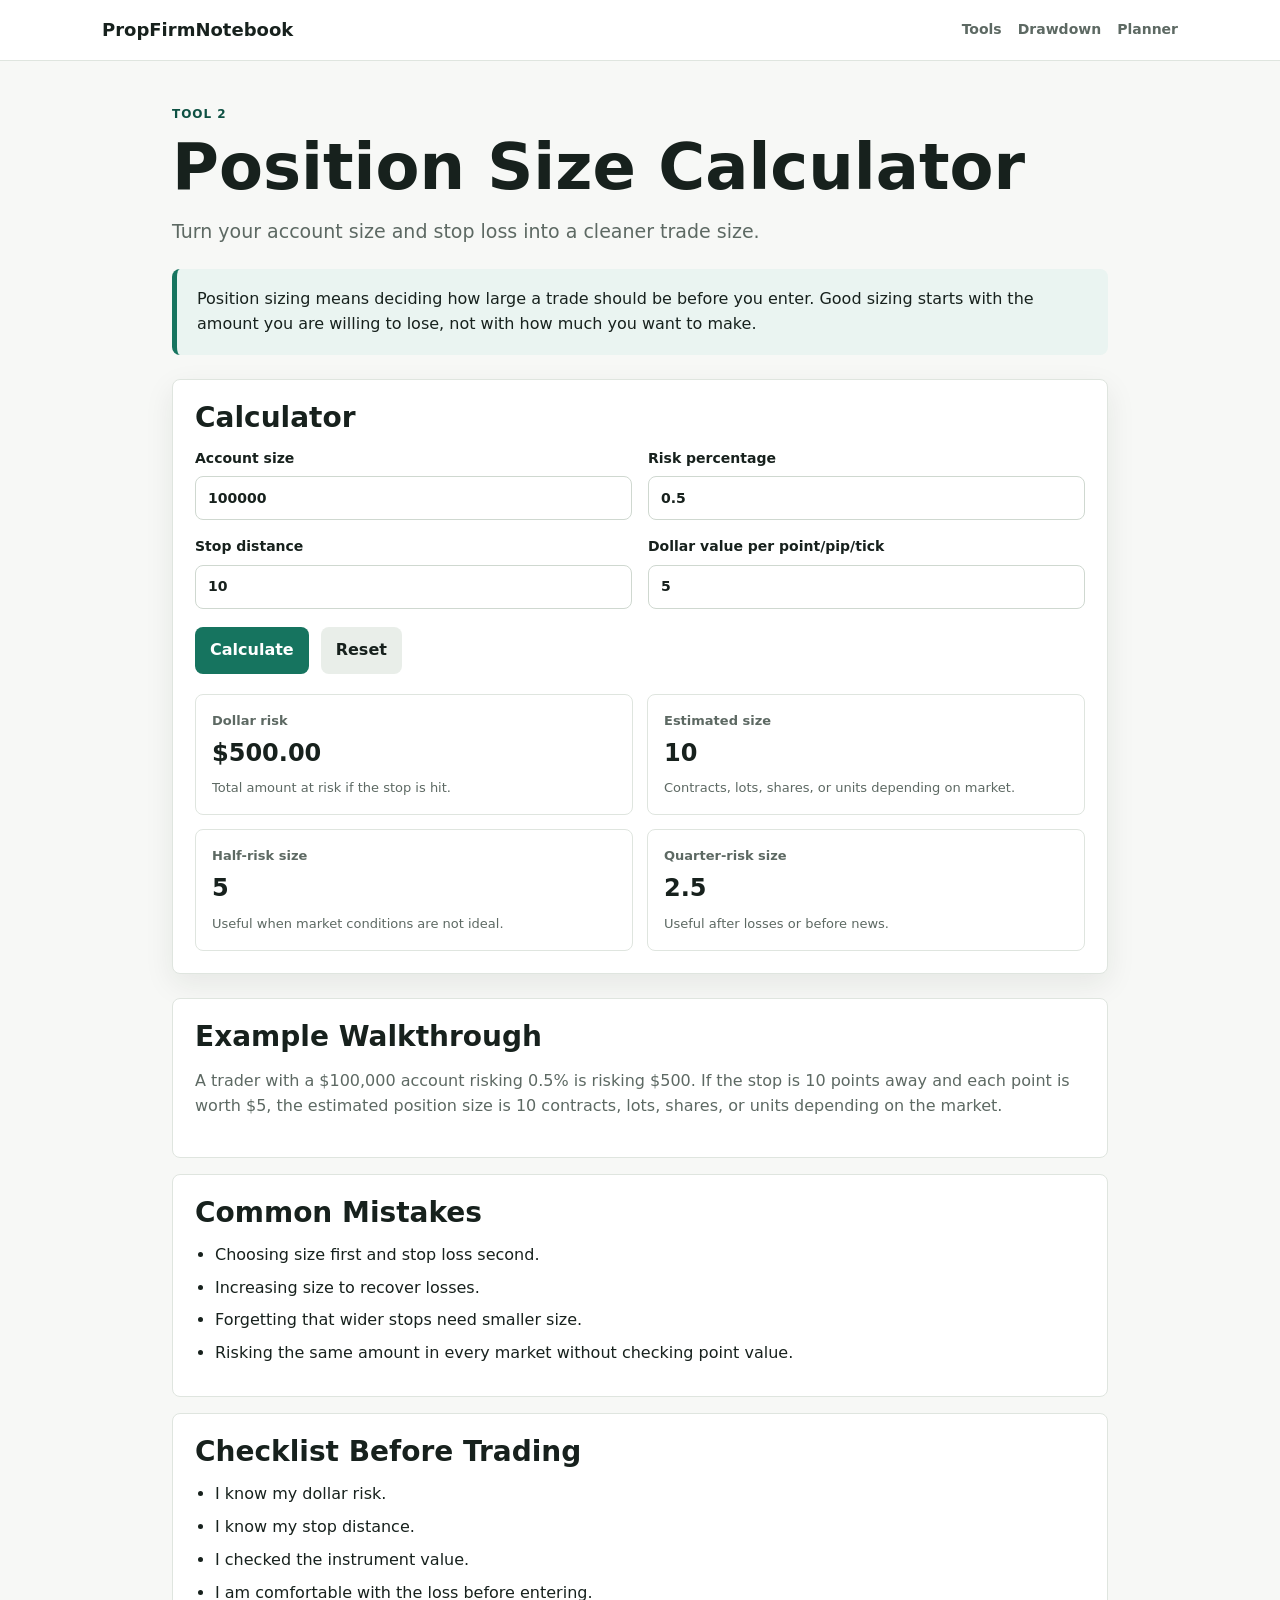
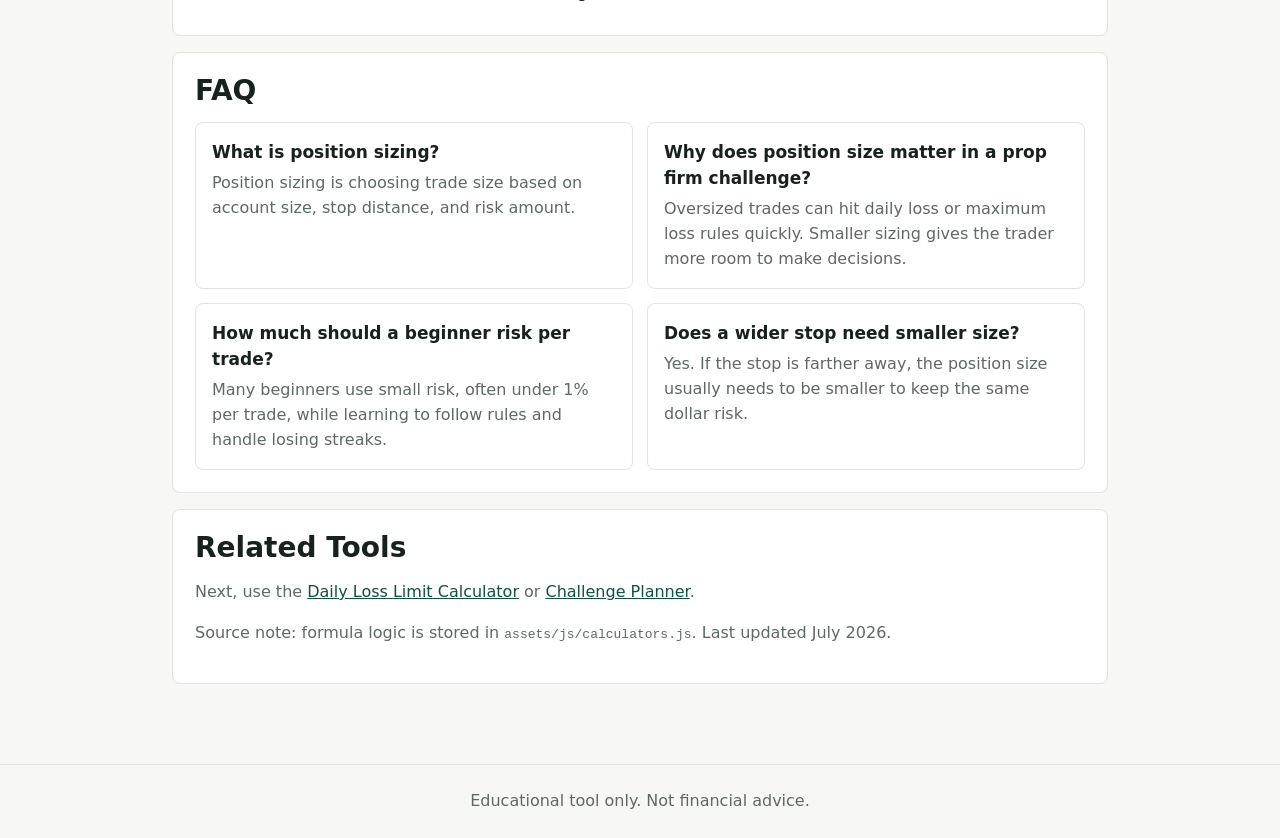
<file: propfirmnotebook-root-upload/tools/position-size/index.html>
<!doctype html>
<html lang="en">
<head>
  <meta charset="utf-8">
  <meta name="viewport" content="width=device-width, initial-scale=1">
  <title>Position Size Calculator | PropFirmNotebook</title>
  <meta name="description" content="Calculate position size using account size, risk percent, stop distance, and point value.">
  <link rel="stylesheet" href="../../assets/css/styles.css">
</head>
<body>
  <header class="site-header"><nav class="nav"><a class="brand" href="../../index.html">PropFirmNotebook</a><div class="nav-links"><a href="../index.html">Tools</a><a href="../trailing-drawdown/index.html">Drawdown</a><a href="../challenge-planner/index.html">Planner</a></div></nav></header>
  <main class="page">
    <section class="tool-hero">
      <p class="eyebrow">Tool 2</p>
      <h1>Position Size Calculator</h1>
      <p class="lead">Turn your account size and stop loss into a cleaner trade size.</p>
      <div class="quick-answer">Position sizing means deciding how large a trade should be before you enter. Good sizing starts with the amount you are willing to lose, not with how much you want to make.</div>
    </section>
    <section class="calculator" data-calculator="position-size">
      <h2>Calculator</h2>
      <form>
        <div class="form-grid">
          <label>Account size <input name="account" type="number" value="100000"></label>
          <label>Risk percentage <input name="riskPercent" type="number" step="0.1" value="0.5"></label>
          <label>Stop distance <input name="stopDistance" type="number" step="0.01" value="10"></label>
          <label>Dollar value per point/pip/tick <input name="pointValue" type="number" step="0.01" value="5"></label>
        </div>
        <div class="button-row"><button type="submit">Calculate</button><button class="secondary" type="reset">Reset</button></div>
      </form>
      <div class="results" data-results></div>
    </section>
    <section class="module-section"><h2>Example Walkthrough</h2><p>A trader with a $100,000 account risking 0.5% is risking $500. If the stop is 10 points away and each point is worth $5, the estimated position size is 10 contracts, lots, shares, or units depending on the market.</p></section>
    <section class="module-section"><h2>Common Mistakes</h2><ul class="checklist"><li>Choosing size first and stop loss second.</li><li>Increasing size to recover losses.</li><li>Forgetting that wider stops need smaller size.</li><li>Risking the same amount in every market without checking point value.</li></ul></section>
    <section class="module-section"><h2>Checklist Before Trading</h2><ul class="checklist"><li>I know my dollar risk.</li><li>I know my stop distance.</li><li>I checked the instrument value.</li><li>I am comfortable with the loss before entering.</li></ul></section>
    <section class="module-section"><h2>FAQ</h2><div class="qa-grid"><article class="qa-item"><h3>What is position sizing?</h3><p>Position sizing is choosing trade size based on account size, stop distance, and risk amount.</p></article><article class="qa-item"><h3>Why does position size matter in a prop firm challenge?</h3><p>Oversized trades can hit daily loss or maximum loss rules quickly. Smaller sizing gives the trader more room to make decisions.</p></article><article class="qa-item"><h3>How much should a beginner risk per trade?</h3><p>Many beginners use small risk, often under 1% per trade, while learning to follow rules and handle losing streaks.</p></article><article class="qa-item"><h3>Does a wider stop need smaller size?</h3><p>Yes. If the stop is farther away, the position size usually needs to be smaller to keep the same dollar risk.</p></article></div></section>
    <section class="module-section"><h2>Related Tools</h2><p>Next, use the <a href="../daily-loss-limit/index.html">Daily Loss Limit Calculator</a> or <a href="../challenge-planner/index.html">Challenge Planner</a>.</p><p>Source note: formula logic is stored in <code>assets/js/calculators.js</code>. Last updated July 2026.</p></section>
  </main>
  <footer class="footer">Educational tool only. Not financial advice.</footer>
  <script type="application/ld+json">
  {"@context":"https://schema.org","@type":"FAQPage","mainEntity":[
    {"@type":"Question","name":"What is position sizing?","acceptedAnswer":{"@type":"Answer","text":"Position sizing is choosing trade size based on account size, stop distance, and risk amount."}},
    {"@type":"Question","name":"Why does position size matter in a prop firm challenge?","acceptedAnswer":{"@type":"Answer","text":"Oversized trades can hit daily loss or maximum loss rules quickly. Smaller sizing gives the trader more room to make decisions."}}
  ]}
  </script>
  <script src="../../assets/js/calculators.js"></script>
</body>
</html>
</file>
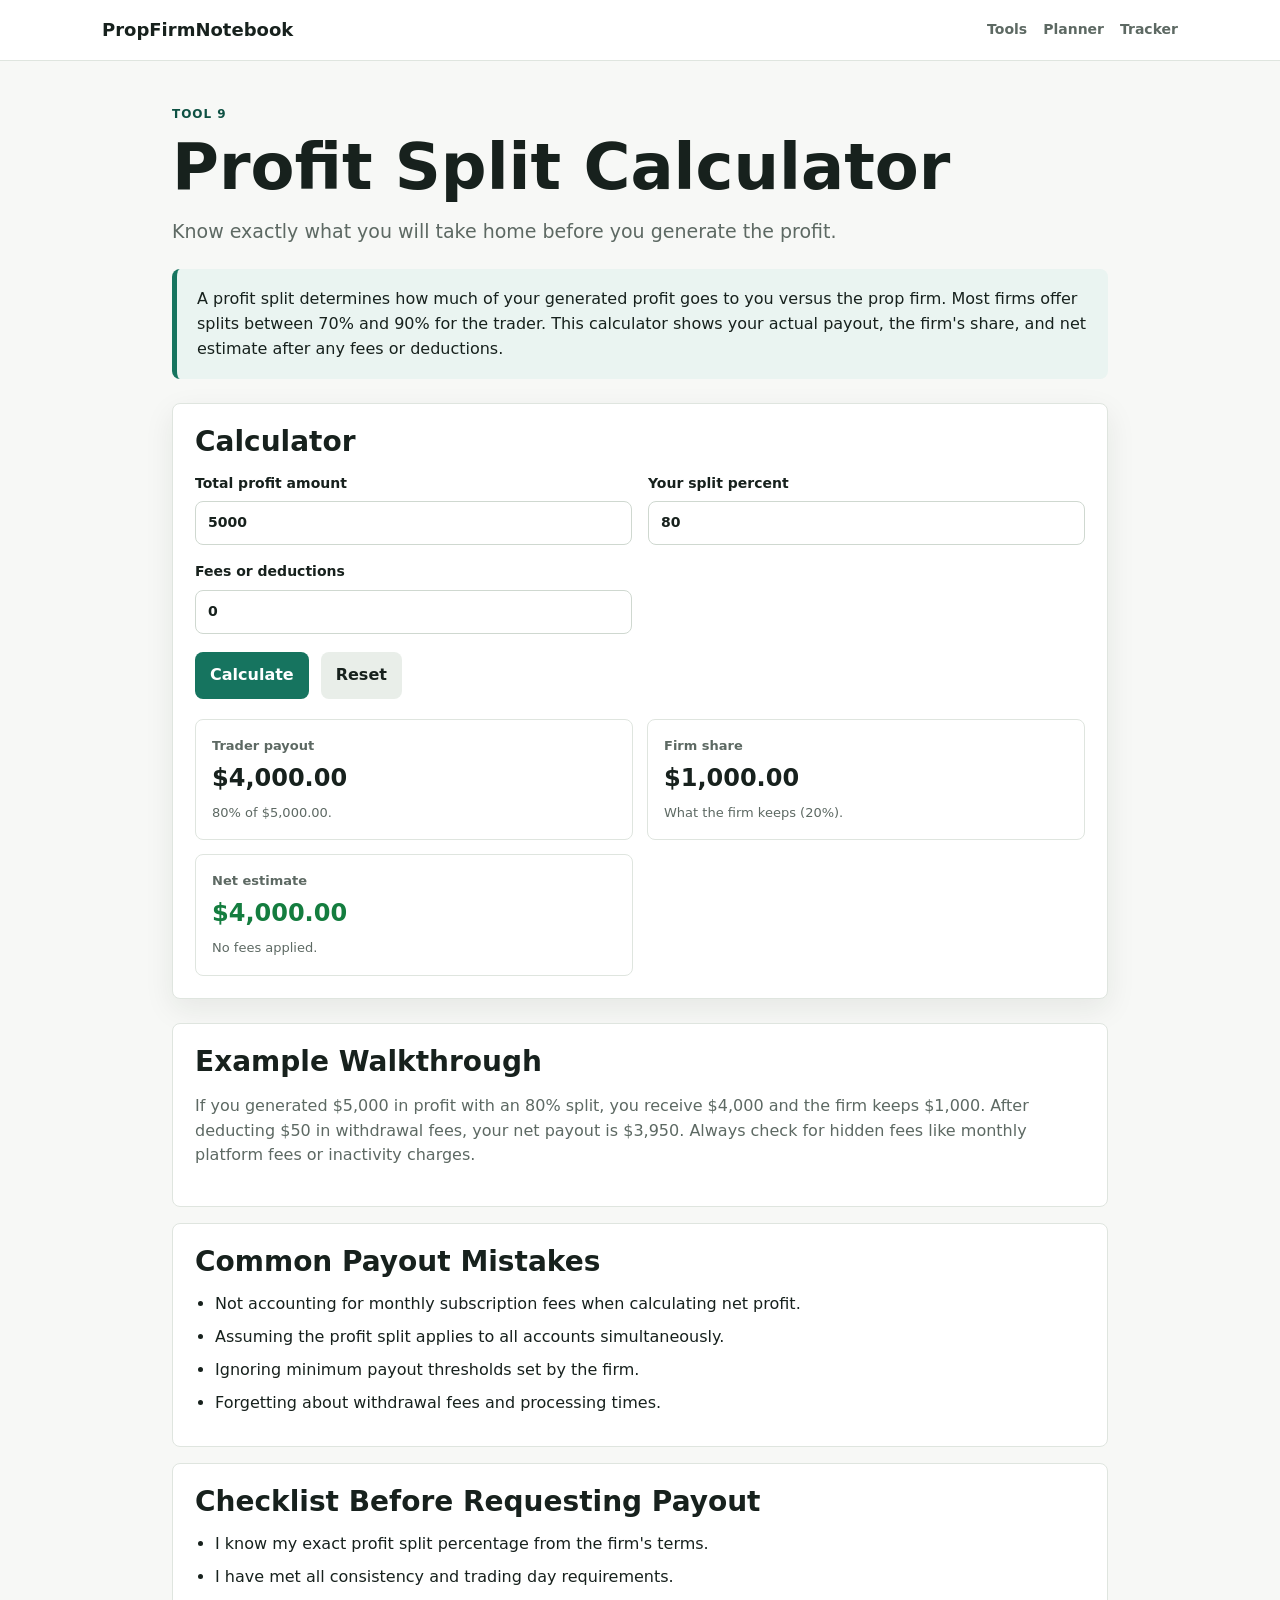
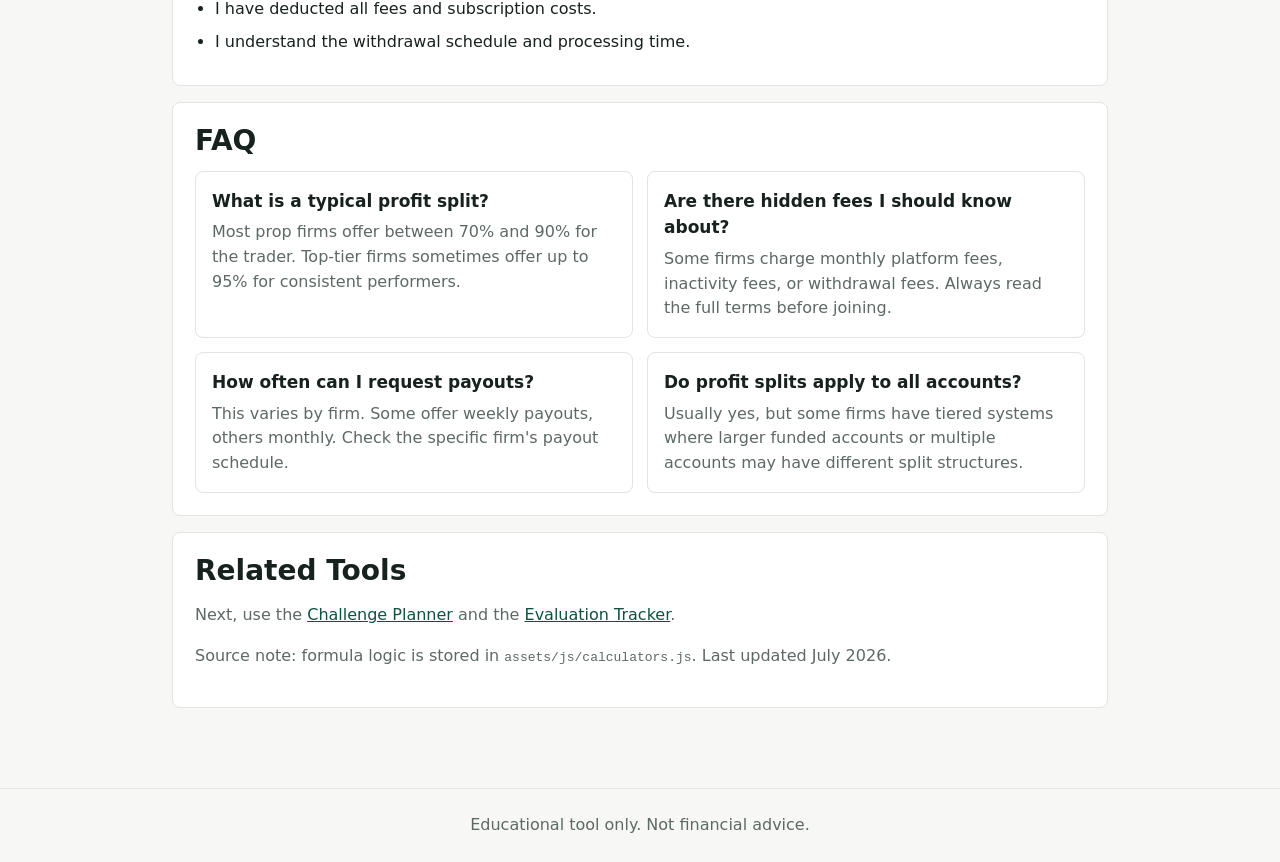
<file: propfirmnotebook-root-upload/tools/profit-split/index.html>
<!doctype html>
<html lang="en">
<head>
  <meta charset="utf-8">
  <meta name="viewport" content="width=device-width, initial-scale=1">
  <title>Profit Split Calculator | PropFirmNotebook</title>
  <meta name="description" content="Calculate your expected payout from a prop firm based on profit amount, split percentage, and fees.">
  <link rel="stylesheet" href="../../assets/css/styles.css">
</head>
<body>
  <header class="site-header"><nav class="nav"><a class="brand" href="../../index.html">PropFirmNotebook</a><div class="nav-links"><a href="../index.html">Tools</a><a href="../challenge-planner/index.html">Planner</a><a href="../evaluation-tracker/index.html">Tracker</a></div></nav></header>
  <main class="page">
    <section class="tool-hero">
      <p class="eyebrow">Tool 9</p>
      <h1>Profit Split Calculator</h1>
      <p class="lead">Know exactly what you will take home before you generate the profit.</p>
      <div class="quick-answer">A profit split determines how much of your generated profit goes to you versus the prop firm. Most firms offer splits between 70% and 90% for the trader. This calculator shows your actual payout, the firm's share, and net estimate after any fees or deductions.</div>
    </section>
    <section class="calculator" data-calculator="profit-split">
      <h2>Calculator</h2>
      <form>
        <div class="form-grid">
          <label>Total profit amount <input name="profit" type="number" value="5000"></label>
          <label>Your split percent <input name="splitPercent" type="number" step="1" value="80"></label>
          <label>Fees or deductions <input name="fees" type="number" step="0.01" value="0"></label>
        </div>
        <div class="button-row"><button type="submit">Calculate</button><button class="secondary" type="reset">Reset</button></div>
      </form>
      <div class="results" data-results></div>
    </section>
    <section class="module-section"><h2>Example Walkthrough</h2><p>If you generated $5,000 in profit with an 80% split, you receive $4,000 and the firm keeps $1,000. After deducting $50 in withdrawal fees, your net payout is $3,950. Always check for hidden fees like monthly platform fees or inactivity charges.</p></section>
    <section class="module-section"><h2>Common Payout Mistakes</h2><ul class="checklist"><li>Not accounting for monthly subscription fees when calculating net profit.</li><li>Assuming the profit split applies to all accounts simultaneously.</li><li>Ignoring minimum payout thresholds set by the firm.</li><li>Forgetting about withdrawal fees and processing times.</li></ul></section>
    <section class="module-section"><h2>Checklist Before Requesting Payout</h2><ul class="checklist"><li>I know my exact profit split percentage from the firm's terms.</li><li>I have met all consistency and trading day requirements.</li><li>I have deducted all fees and subscription costs.</li><li>I understand the withdrawal schedule and processing time.</li></ul></section>
    <section class="module-section"><h2>FAQ</h2><div class="qa-grid"><article class="qa-item"><h3>What is a typical profit split?</h3><p>Most prop firms offer between 70% and 90% for the trader. Top-tier firms sometimes offer up to 95% for consistent performers.</p></article><article class="qa-item"><h3>Are there hidden fees I should know about?</h3><p>Some firms charge monthly platform fees, inactivity fees, or withdrawal fees. Always read the full terms before joining.</p></article><article class="qa-item"><h3>How often can I request payouts?</h3><p>This varies by firm. Some offer weekly payouts, others monthly. Check the specific firm's payout schedule.</p></article><article class="qa-item"><h3>Do profit splits apply to all accounts?</h3><p>Usually yes, but some firms have tiered systems where larger funded accounts or multiple accounts may have different split structures.</p></article></div></section>
    <section class="module-section"><h2>Related Tools</h2><p>Next, use the <a href="../challenge-planner/index.html">Challenge Planner</a> and the <a href="../evaluation-tracker/index.html">Evaluation Tracker</a>.</p><p>Source note: formula logic is stored in <code>assets/js/calculators.js</code>. Last updated July 2026.</p></section>
  </main>
  <footer class="footer">Educational tool only. Not financial advice.</footer>
  <script src="../../assets/js/calculators.js"></script>
</body>
</html>
</file>
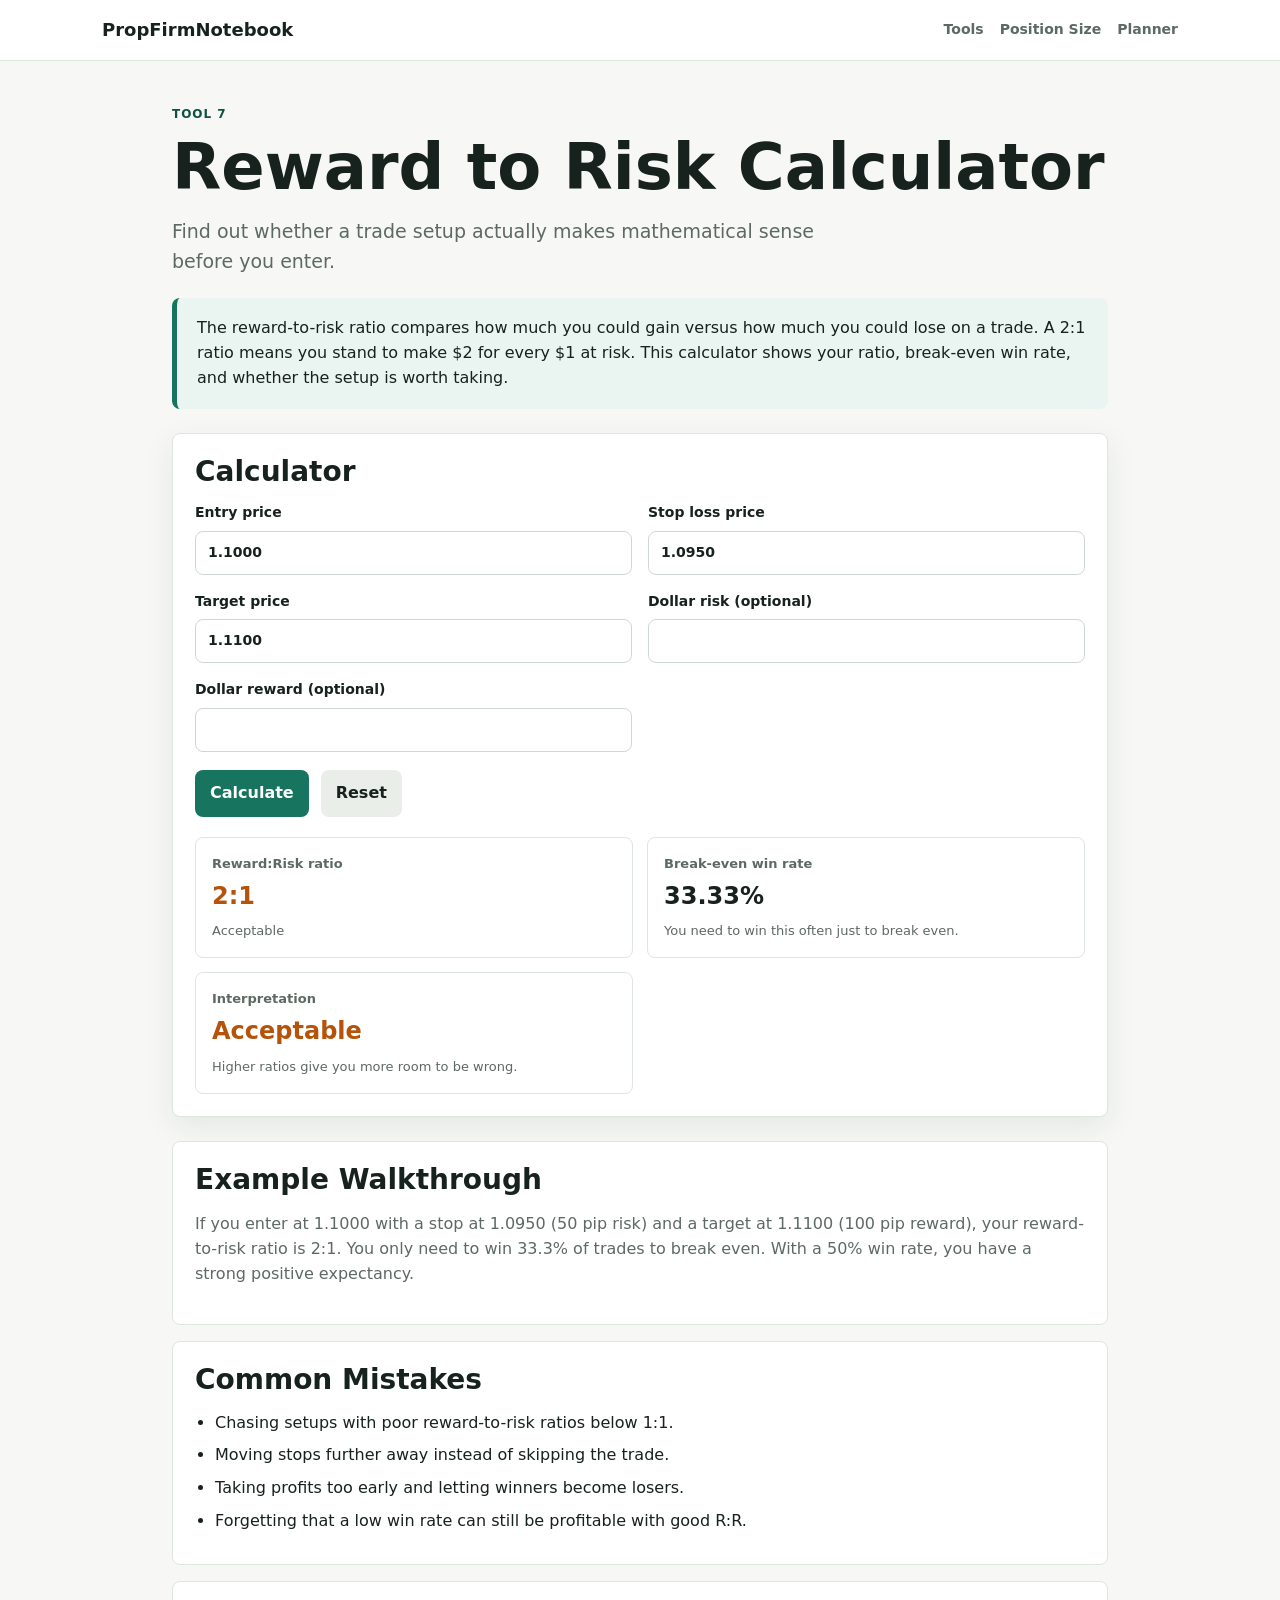
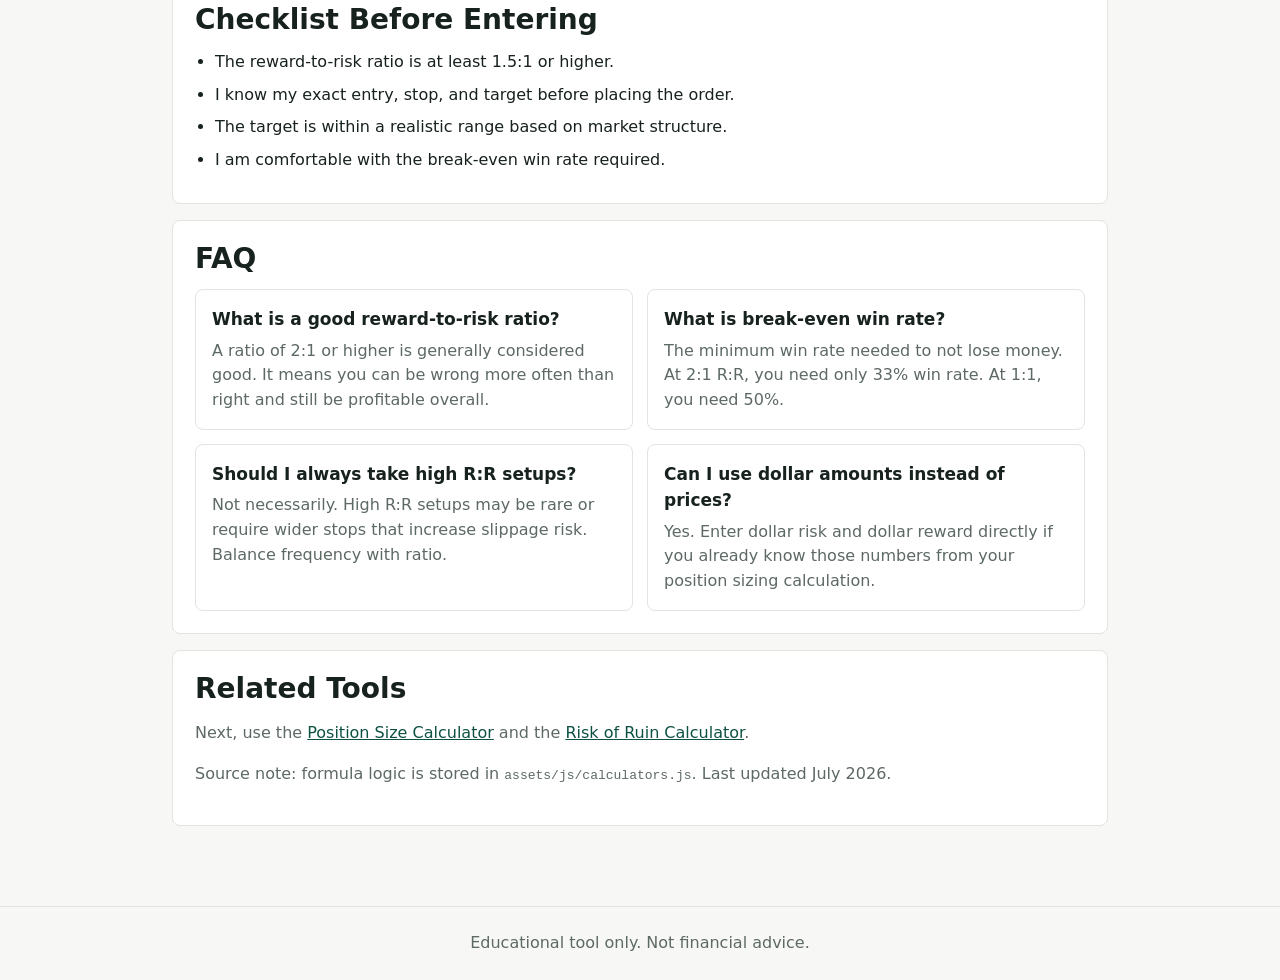
<file: propfirmnotebook-root-upload/tools/reward-risk/index.html>
<!doctype html>
<html lang="en">
<head>
  <meta charset="utf-8">
  <meta name="viewport" content="width=device-width, initial-scale=1">
  <title>Reward to Risk Calculator | PropFirmNotebook</title>
  <meta name="description" content="Calculate your reward-to-risk ratio and break-even win rate for any trade setup.">
  <link rel="stylesheet" href="../../assets/css/styles.css">
</head>
<body>
  <header class="site-header"><nav class="nav"><a class="brand" href="../../index.html">PropFirmNotebook</a><div class="nav-links"><a href="../index.html">Tools</a><a href="../position-size/index.html">Position Size</a><a href="../challenge-planner/index.html">Planner</a></div></nav></header>
  <main class="page">
    <section class="tool-hero">
      <p class="eyebrow">Tool 7</p>
      <h1>Reward to Risk Calculator</h1>
      <p class="lead">Find out whether a trade setup actually makes mathematical sense before you enter.</p>
      <div class="quick-answer">The reward-to-risk ratio compares how much you could gain versus how much you could lose on a trade. A 2:1 ratio means you stand to make $2 for every $1 at risk. This calculator shows your ratio, break-even win rate, and whether the setup is worth taking.</div>
    </section>
    <section class="calculator" data-calculator="reward-risk">
      <h2>Calculator</h2>
      <form>
        <div class="form-grid">
          <label>Entry price <input name="entry" type="number" step="0.01" value="1.1000"></label>
          <label>Stop loss price <input name="stop" type="number" step="0.01" value="1.0950"></label>
          <label>Target price <input name="target" type="number" step="0.01" value="1.1100"></label>
          <label>Dollar risk (optional) <input name="dollarRisk" type="number" step="0.01" value=""></label>
          <label>Dollar reward (optional) <input name="dollarReward" type="number" step="0.01" value=""></label>
        </div>
        <div class="button-row"><button type="submit">Calculate</button><button class="secondary" type="reset">Reset</button></div>
      </form>
      <div class="results" data-results></div>
    </section>
    <section class="module-section"><h2>Example Walkthrough</h2><p>If you enter at 1.1000 with a stop at 1.0950 (50 pip risk) and a target at 1.1100 (100 pip reward), your reward-to-risk ratio is 2:1. You only need to win 33.3% of trades to break even. With a 50% win rate, you have a strong positive expectancy.</p></section>
    <section class="module-section"><h2>Common Mistakes</h2><ul class="checklist"><li>Chasing setups with poor reward-to-risk ratios below 1:1.</li><li>Moving stops further away instead of skipping the trade.</li><li>Taking profits too early and letting winners become losers.</li><li>Forgetting that a low win rate can still be profitable with good R:R.</li></ul></section>
    <section class="module-section"><h2>Checklist Before Entering</h2><ul class="checklist"><li>The reward-to-risk ratio is at least 1.5:1 or higher.</li><li>I know my exact entry, stop, and target before placing the order.</li><li>The target is within a realistic range based on market structure.</li><li>I am comfortable with the break-even win rate required.</li></ul></section>
    <section class="module-section"><h2>FAQ</h2><div class="qa-grid"><article class="qa-item"><h3>What is a good reward-to-risk ratio?</h3><p>A ratio of 2:1 or higher is generally considered good. It means you can be wrong more often than right and still be profitable overall.</p></article><article class="qa-item"><h3>What is break-even win rate?</h3><p>The minimum win rate needed to not lose money. At 2:1 R:R, you need only 33% win rate. At 1:1, you need 50%.</p></article><article class="qa-item"><h3>Should I always take high R:R setups?</h3><p>Not necessarily. High R:R setups may be rare or require wider stops that increase slippage risk. Balance frequency with ratio.</p></article><article class="qa-item"><h3>Can I use dollar amounts instead of prices?</h3><p>Yes. Enter dollar risk and dollar reward directly if you already know those numbers from your position sizing calculation.</p></article></div></section>
    <section class="module-section"><h2>Related Tools</h2><p>Next, use the <a href="../position-size/index.html">Position Size Calculator</a> and the <a href="../risk-of-ruin/index.html">Risk of Ruin Calculator</a>.</p><p>Source note: formula logic is stored in <code>assets/js/calculators.js</code>. Last updated July 2026.</p></section>
  </main>
  <footer class="footer">Educational tool only. Not financial advice.</footer>
  <script src="../../assets/js/calculators.js"></script>
</body>
</html>
</file>
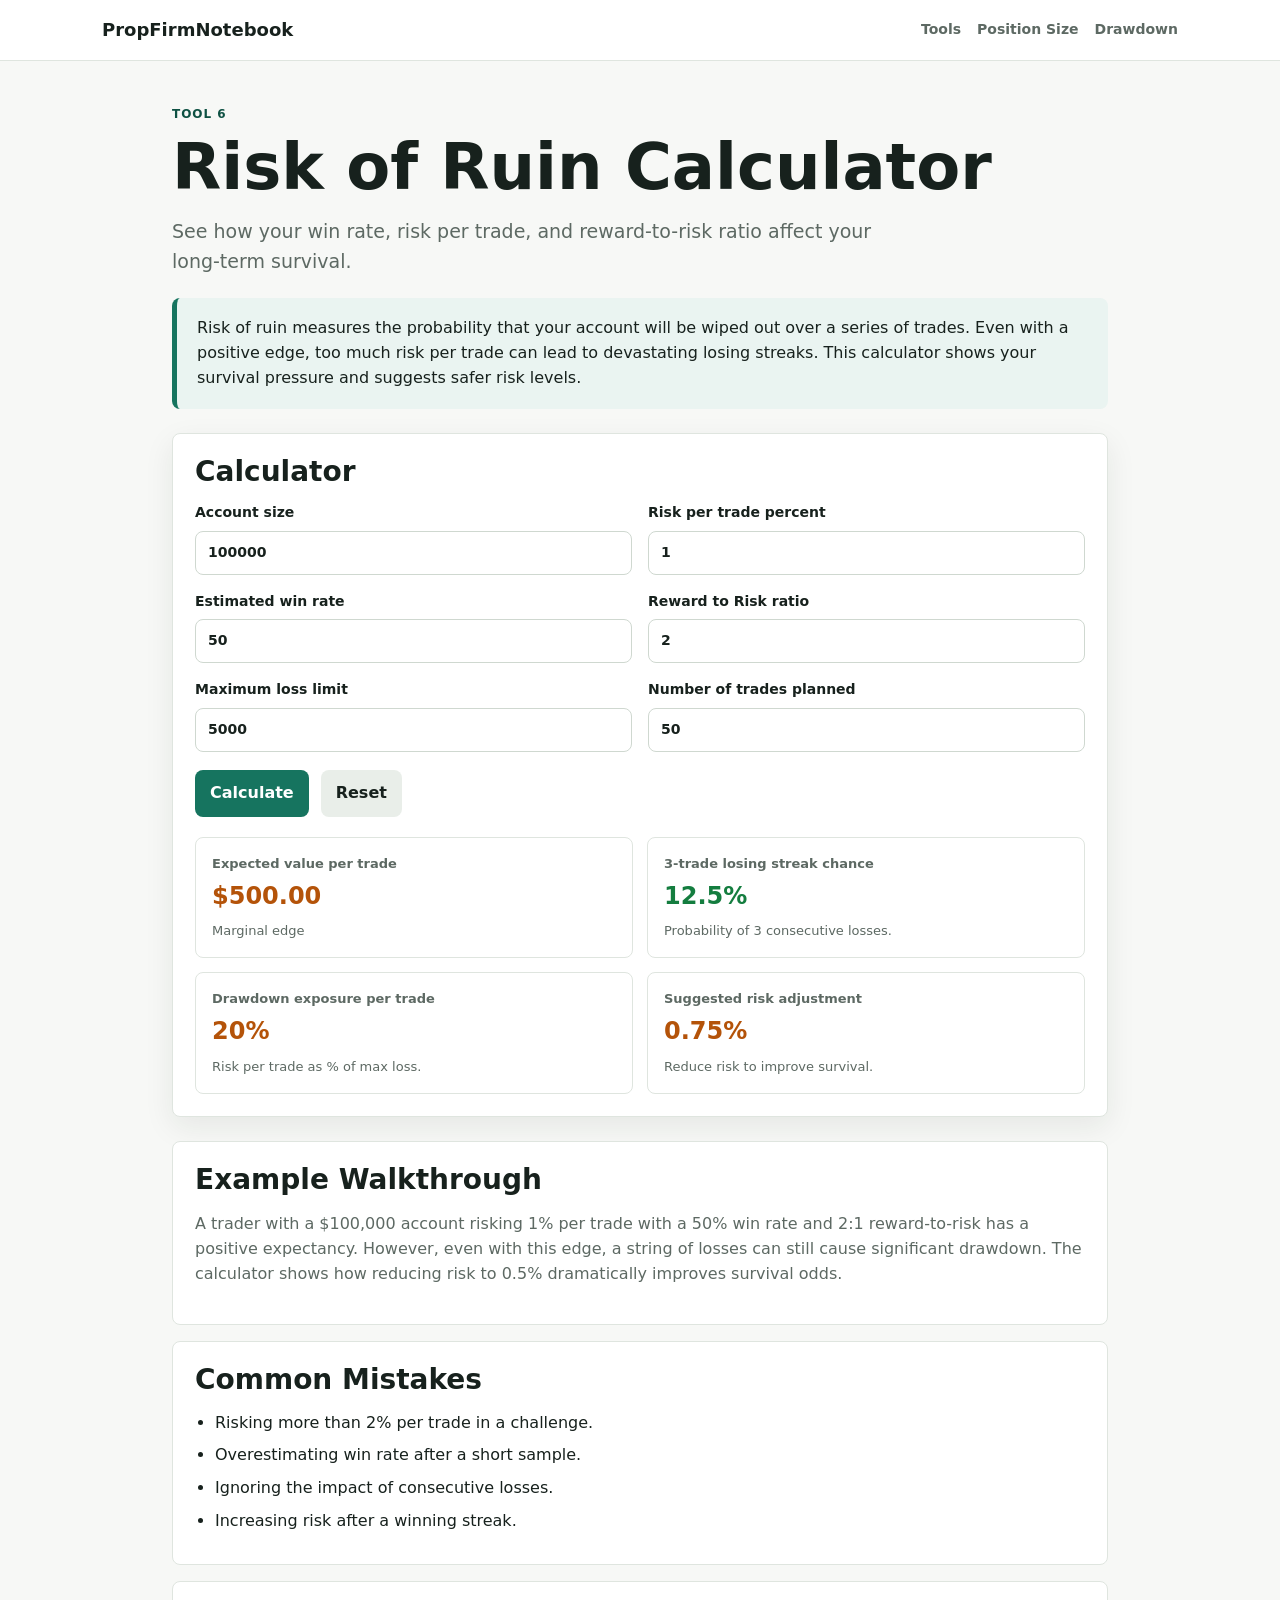
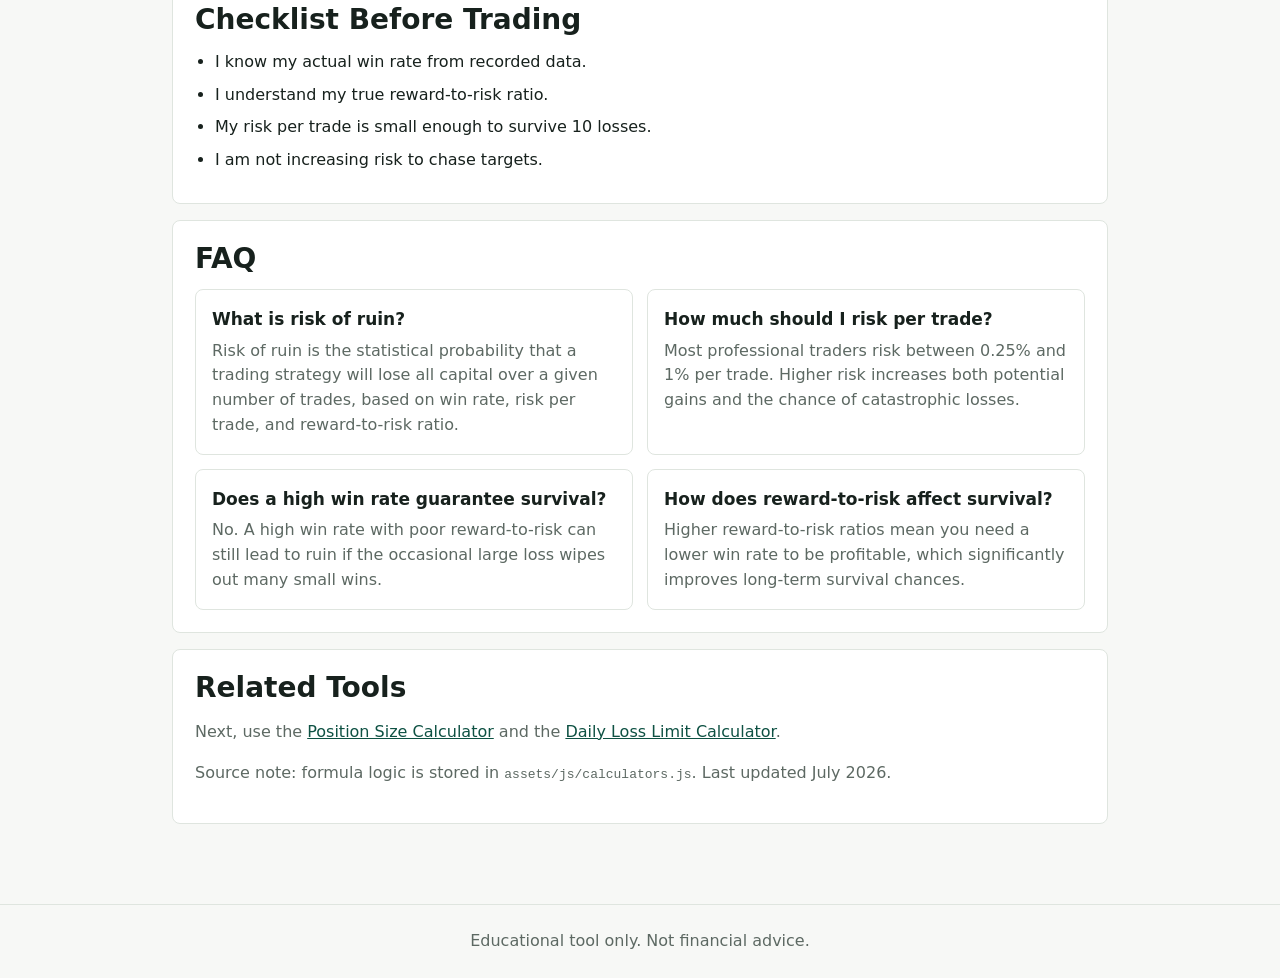
<file: propfirmnotebook-root-upload/tools/risk-of-ruin/index.html>
<!doctype html>
<html lang="en">
<head>
  <meta charset="utf-8">
  <meta name="viewport" content="width=device-width, initial-scale=1">
  <title>Risk of Ruin Calculator | PropFirmNotebook</title>
  <meta name="description" content="Calculate your risk of ruin based on win rate, reward-to-risk ratio, and risk per trade.">
  <link rel="stylesheet" href="../../assets/css/styles.css">
</head>
<body>
  <header class="site-header"><nav class="nav"><a class="brand" href="../../index.html">PropFirmNotebook</a><div class="nav-links"><a href="../index.html">Tools</a><a href="../position-size/index.html">Position Size</a><a href="../trailing-drawdown/index.html">Drawdown</a></div></nav></header>
  <main class="page">
    <section class="tool-hero">
      <p class="eyebrow">Tool 6</p>
      <h1>Risk of Ruin Calculator</h1>
      <p class="lead">See how your win rate, risk per trade, and reward-to-risk ratio affect your long-term survival.</p>
      <div class="quick-answer">Risk of ruin measures the probability that your account will be wiped out over a series of trades. Even with a positive edge, too much risk per trade can lead to devastating losing streaks. This calculator shows your survival pressure and suggests safer risk levels.</div>
    </section>
    <section class="calculator" data-calculator="risk-of-ruin">
      <h2>Calculator</h2>
      <form>
        <div class="form-grid">
          <label>Account size <input name="account" type="number" value="100000"></label>
          <label>Risk per trade percent <input name="riskPercent" type="number" step="0.1" value="1"></label>
          <label>Estimated win rate <input name="winRate" type="number" step="1" value="50"></label>
          <label>Reward to Risk ratio <input name="rewardRisk" type="number" step="0.1" value="2"></label>
          <label>Maximum loss limit <input name="maxLoss" type="number" value="5000"></label>
          <label>Number of trades planned <input name="numTrades" type="number" value="50"></label>
        </div>
        <div class="button-row"><button type="submit">Calculate</button><button class="secondary" type="reset">Reset</button></div>
      </form>
      <div class="results" data-results></div>
    </section>
    <section class="module-section"><h2>Example Walkthrough</h2><p>A trader with a $100,000 account risking 1% per trade with a 50% win rate and 2:1 reward-to-risk has a positive expectancy. However, even with this edge, a string of losses can still cause significant drawdown. The calculator shows how reducing risk to 0.5% dramatically improves survival odds.</p></section>
    <section class="module-section"><h2>Common Mistakes</h2><ul class="checklist"><li>Risking more than 2% per trade in a challenge.</li><li>Overestimating win rate after a short sample.</li><li>Ignoring the impact of consecutive losses.</li><li>Increasing risk after a winning streak.</li></ul></section>
    <section class="module-section"><h2>Checklist Before Trading</h2><ul class="checklist"><li>I know my actual win rate from recorded data.</li><li>I understand my true reward-to-risk ratio.</li><li>My risk per trade is small enough to survive 10 losses.</li><li>I am not increasing risk to chase targets.</li></ul></section>
    <section class="module-section"><h2>FAQ</h2><div class="qa-grid"><article class="qa-item"><h3>What is risk of ruin?</h3><p>Risk of ruin is the statistical probability that a trading strategy will lose all capital over a given number of trades, based on win rate, risk per trade, and reward-to-risk ratio.</p></article><article class="qa-item"><h3>How much should I risk per trade?</h3><p>Most professional traders risk between 0.25% and 1% per trade. Higher risk increases both potential gains and the chance of catastrophic losses.</p></article><article class="qa-item"><h3>Does a high win rate guarantee survival?</h3><p>No. A high win rate with poor reward-to-risk can still lead to ruin if the occasional large loss wipes out many small wins.</p></article><article class="qa-item"><h3>How does reward-to-risk affect survival?</h3><p>Higher reward-to-risk ratios mean you need a lower win rate to be profitable, which significantly improves long-term survival chances.</p></article></div></section>
    <section class="module-section"><h2>Related Tools</h2><p>Next, use the <a href="../position-size/index.html">Position Size Calculator</a> and the <a href="../daily-loss-limit/index.html">Daily Loss Limit Calculator</a>.</p><p>Source note: formula logic is stored in <code>assets/js/calculators.js</code>. Last updated July 2026.</p></section>
  </main>
  <footer class="footer">Educational tool only. Not financial advice.</footer>
  <script src="../../assets/js/calculators.js"></script>
</body>
</html>
</file>
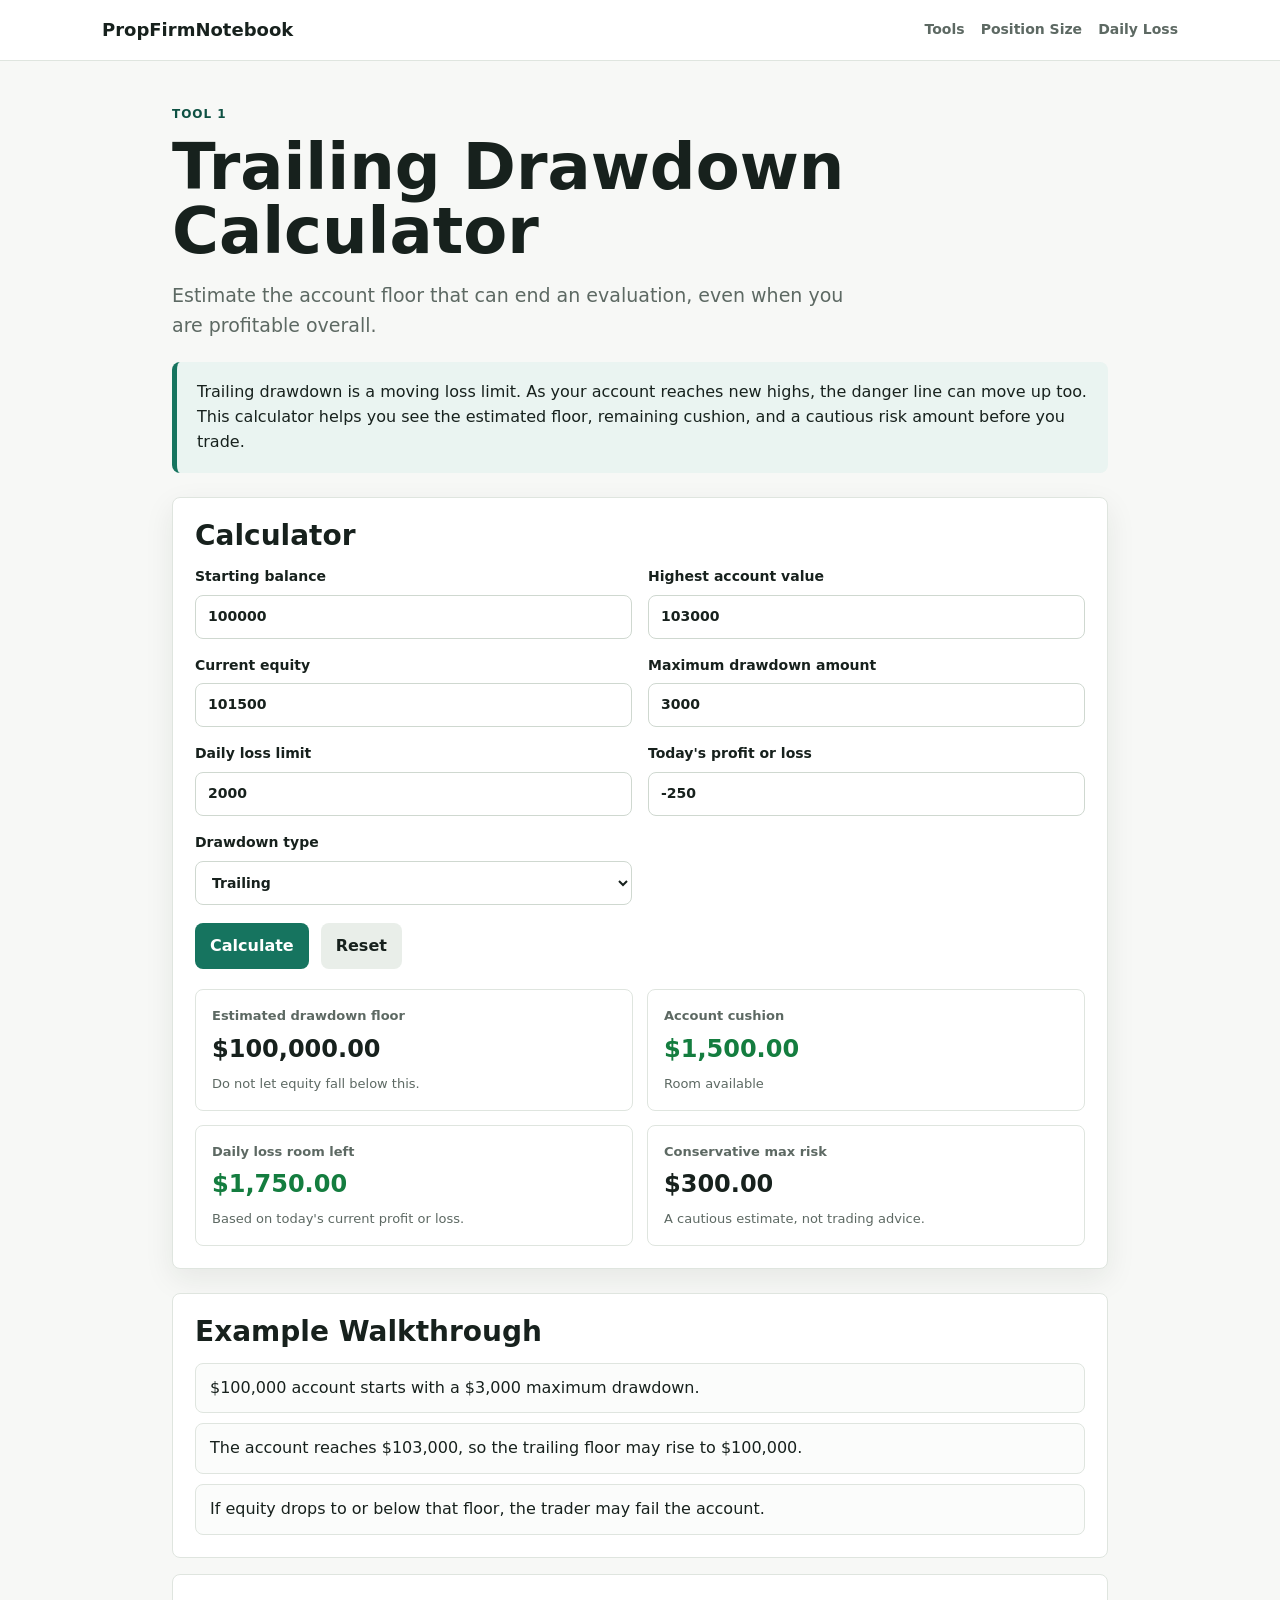
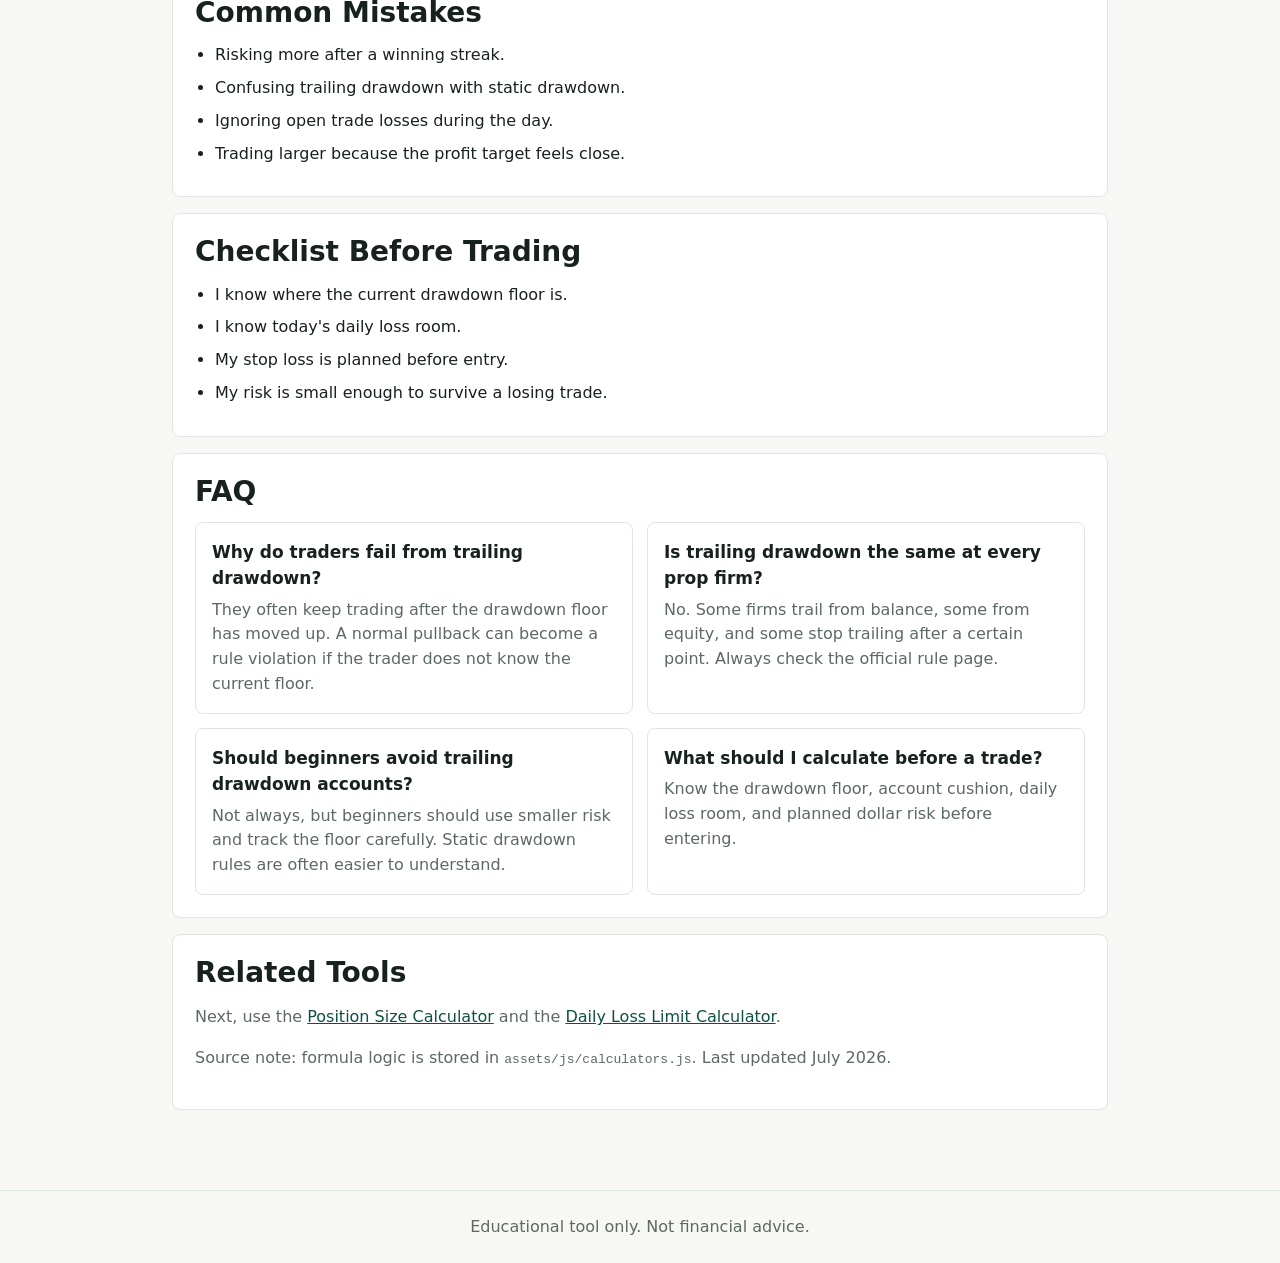
<file: propfirmnotebook-root-upload/tools/trailing-drawdown/index.html>
<!doctype html>
<html lang="en">
<head>
  <meta charset="utf-8">
  <meta name="viewport" content="width=device-width, initial-scale=1">
  <title>Trailing Drawdown Calculator | PropFirmNotebook</title>
  <meta name="description" content="Use this trailing drawdown calculator to estimate your drawdown floor, remaining cushion, and daily loss room.">
  <link rel="stylesheet" href="../../assets/css/styles.css">
</head>
<body>
  <header class="site-header">
    <nav class="nav">
      <a class="brand" href="../../index.html">PropFirmNotebook</a>
      <div class="nav-links"><a href="../index.html">Tools</a><a href="../position-size/index.html">Position Size</a><a href="../daily-loss-limit/index.html">Daily Loss</a></div>
    </nav>
  </header>
  <main class="page">
    <section class="tool-hero">
      <p class="eyebrow">Tool 1</p>
      <h1>Trailing Drawdown Calculator</h1>
      <p class="lead">Estimate the account floor that can end an evaluation, even when you are profitable overall.</p>
      <div class="quick-answer">Trailing drawdown is a moving loss limit. As your account reaches new highs, the danger line can move up too. This calculator helps you see the estimated floor, remaining cushion, and a cautious risk amount before you trade.</div>
    </section>

    <section class="calculator" data-calculator="trailing-drawdown">
      <h2>Calculator</h2>
      <form>
        <div class="form-grid">
          <label>Starting balance <input name="starting" type="number" value="100000"></label>
          <label>Highest account value <input name="highest" type="number" value="103000"></label>
          <label>Current equity <input name="current" type="number" value="101500"></label>
          <label>Maximum drawdown amount <input name="maxDrawdown" type="number" value="3000"></label>
          <label>Daily loss limit <input name="dailyLimit" type="number" value="2000"></label>
          <label>Today's profit or loss <input name="todayPl" type="number" value="-250"></label>
          <label>Drawdown type <select name="type"><option value="trailing">Trailing</option><option value="static">Static</option></select></label>
        </div>
        <div class="button-row"><button type="submit">Calculate</button><button class="secondary" type="reset">Reset</button></div>
      </form>
      <div class="results" data-results></div>
    </section>

    <section class="module-section">
      <h2>Example Walkthrough</h2>
      <div class="steps">
        <div class="step">$100,000 account starts with a $3,000 maximum drawdown.</div>
        <div class="step">The account reaches $103,000, so the trailing floor may rise to $100,000.</div>
        <div class="step">If equity drops to or below that floor, the trader may fail the account.</div>
      </div>
    </section>

    <section class="module-section">
      <h2>Common Mistakes</h2>
      <ul class="checklist">
        <li>Risking more after a winning streak.</li>
        <li>Confusing trailing drawdown with static drawdown.</li>
        <li>Ignoring open trade losses during the day.</li>
        <li>Trading larger because the profit target feels close.</li>
      </ul>
    </section>

    <section class="module-section">
      <h2>Checklist Before Trading</h2>
      <ul class="checklist">
        <li>I know where the current drawdown floor is.</li>
        <li>I know today's daily loss room.</li>
        <li>My stop loss is planned before entry.</li>
        <li>My risk is small enough to survive a losing trade.</li>
      </ul>
    </section>

    <section class="module-section">
      <h2>FAQ</h2>
      <div class="qa-grid">
        <article class="qa-item"><h3>Why do traders fail from trailing drawdown?</h3><p>They often keep trading after the drawdown floor has moved up. A normal pullback can become a rule violation if the trader does not know the current floor.</p></article>
        <article class="qa-item"><h3>Is trailing drawdown the same at every prop firm?</h3><p>No. Some firms trail from balance, some from equity, and some stop trailing after a certain point. Always check the official rule page.</p></article>
        <article class="qa-item"><h3>Should beginners avoid trailing drawdown accounts?</h3><p>Not always, but beginners should use smaller risk and track the floor carefully. Static drawdown rules are often easier to understand.</p></article>
        <article class="qa-item"><h3>What should I calculate before a trade?</h3><p>Know the drawdown floor, account cushion, daily loss room, and planned dollar risk before entering.</p></article>
      </div>
    </section>

    <section class="module-section">
      <h2>Related Tools</h2>
      <p>Next, use the <a href="../position-size/index.html">Position Size Calculator</a> and the <a href="../daily-loss-limit/index.html">Daily Loss Limit Calculator</a>.</p>
      <p>Source note: formula logic is stored in <code>assets/js/calculators.js</code>. Last updated July 2026.</p>
    </section>
  </main>
  <footer class="footer">Educational tool only. Not financial advice.</footer>
  <script type="application/ld+json">
  {"@context":"https://schema.org","@type":"FAQPage","mainEntity":[
    {"@type":"Question","name":"Why do traders fail from trailing drawdown?","acceptedAnswer":{"@type":"Answer","text":"They often keep trading after the drawdown floor has moved up. A normal pullback can become a rule violation if the trader does not know the current floor."}},
    {"@type":"Question","name":"Is trailing drawdown the same at every prop firm?","acceptedAnswer":{"@type":"Answer","text":"No. Some firms trail from balance, some from equity, and some stop trailing after a certain point. Always check the official rule page."}}
  ]}
  </script>
  <script src="../../assets/js/calculators.js"></script>
</body>
</html>
</file>
<file: propfirmnotebook-root-upload/assets/css/styles.css>
:root {
  --bg: #f7f8f6;
  --surface: #ffffff;
  --ink: #17211d;
  --muted: #5d6963;
  --line: #dfe5df;
  --accent: #16745f;
  --accent-dark: #0e5143;
  --warn: #b45309;
  --danger: #b91c1c;
  --ok: #147d3f;
  --shadow: 0 10px 30px rgba(23, 33, 29, 0.08);
}

* {
  box-sizing: border-box;
}

body {
  margin: 0;
  font-family: Inter, ui-sans-serif, system-ui, -apple-system, BlinkMacSystemFont, "Segoe UI", sans-serif;
  background: var(--bg);
  color: var(--ink);
  line-height: 1.55;
}

a {
  color: var(--accent-dark);
}

.site-header {
  background: var(--surface);
  border-bottom: 1px solid var(--line);
  position: sticky;
  top: 0;
  z-index: 10;
}

.nav {
  max-width: 1120px;
  margin: 0 auto;
  padding: 16px 22px;
  display: flex;
  align-items: center;
  justify-content: space-between;
  gap: 20px;
}

.brand {
  font-weight: 800;
  font-size: 18px;
  color: var(--ink);
  text-decoration: none;
}

.nav-links {
  display: flex;
  gap: 16px;
  flex-wrap: wrap;
  font-size: 14px;
}

.nav-links a {
  text-decoration: none;
  color: var(--muted);
  font-weight: 650;
}

.hero {
  max-width: 1120px;
  margin: 0 auto;
  padding: 72px 22px 46px;
  display: grid;
  grid-template-columns: minmax(0, 1.15fr) minmax(280px, 0.85fr);
  gap: 34px;
  align-items: center;
}

.eyebrow {
  margin: 0 0 12px;
  color: var(--accent-dark);
  font-weight: 800;
  text-transform: uppercase;
  letter-spacing: 0.08em;
  font-size: 12px;
}

h1 {
  margin: 0;
  font-size: clamp(38px, 5vw, 64px);
  line-height: 1;
  letter-spacing: 0;
}

h2 {
  margin: 0 0 14px;
  font-size: 28px;
  line-height: 1.15;
}

h3 {
  margin: 0 0 8px;
  font-size: 19px;
}

.lead {
  color: var(--muted);
  font-size: 19px;
  margin: 18px 0 0;
  max-width: 700px;
}

.hero-panel,
.tool-card,
.calculator,
.note-box,
.module-section,
.result-card {
  background: var(--surface);
  border: 1px solid var(--line);
  border-radius: 8px;
  box-shadow: var(--shadow);
}

.hero-panel {
  padding: 24px;
}

.hero-panel ul,
.checklist {
  margin: 14px 0 0;
  padding-left: 20px;
}

.hero-panel li,
.checklist li {
  margin: 8px 0;
}

.section {
  max-width: 1120px;
  margin: 0 auto;
  padding: 34px 22px;
}

.section-header {
  display: flex;
  align-items: end;
  justify-content: space-between;
  gap: 24px;
  margin-bottom: 18px;
}

.grid {
  display: grid;
  grid-template-columns: repeat(3, minmax(0, 1fr));
  gap: 16px;
}

.qa-grid {
  display: grid;
  grid-template-columns: repeat(2, minmax(0, 1fr));
  gap: 14px;
}

.qa-item {
  background: var(--surface);
  border: 1px solid var(--line);
  border-radius: 8px;
  padding: 16px;
}

.qa-item h3 {
  font-size: 17px;
  margin-bottom: 6px;
}

.qa-item p {
  color: var(--muted);
  margin: 0;
}

.path-grid {
  display: grid;
  grid-template-columns: repeat(4, minmax(0, 1fr));
  gap: 12px;
}

.path-card {
  background: #eef6f3;
  border: 1px solid #cfe3dd;
  border-radius: 8px;
  padding: 14px;
  font-weight: 800;
}

.tool-card {
  padding: 20px;
  text-decoration: none;
  color: var(--ink);
  min-height: 190px;
  display: flex;
  flex-direction: column;
  justify-content: space-between;
}

.tool-card p {
  margin: 8px 0 18px;
  color: var(--muted);
}

.tag {
  display: inline-flex;
  width: fit-content;
  align-items: center;
  border-radius: 999px;
  padding: 5px 10px;
  background: #e6f3ef;
  color: var(--accent-dark);
  font-size: 12px;
  font-weight: 800;
}

.page {
  max-width: 980px;
  margin: 0 auto;
  padding: 44px 22px 64px;
}

.tool-hero {
  margin-bottom: 24px;
}

.quick-answer {
  margin-top: 22px;
  padding: 18px 20px;
  background: #eaf4f1;
  border-left: 5px solid var(--accent);
  border-radius: 8px;
}

.calculator {
  padding: 22px;
  margin: 24px 0;
}

.form-grid {
  display: grid;
  grid-template-columns: repeat(2, minmax(0, 1fr));
  gap: 16px;
}

label {
  display: grid;
  gap: 7px;
  font-weight: 750;
  font-size: 14px;
}

input,
select {
  width: 100%;
  min-height: 44px;
  border: 1px solid #cfd8d0;
  border-radius: 8px;
  padding: 10px 12px;
  font: inherit;
  background: #fff;
  color: var(--ink);
}

.button-row {
  display: flex;
  gap: 12px;
  flex-wrap: wrap;
  margin-top: 18px;
}

button,
.button {
  border: 0;
  border-radius: 8px;
  padding: 11px 15px;
  font: inherit;
  font-weight: 800;
  background: var(--accent);
  color: #fff;
  cursor: pointer;
  text-decoration: none;
  display: inline-flex;
  align-items: center;
}

button.secondary,
.button.secondary {
  background: #e9eee9;
  color: var(--ink);
}

.results {
  display: grid;
  grid-template-columns: repeat(2, minmax(0, 1fr));
  gap: 14px;
  margin-top: 20px;
}

.result-card {
  box-shadow: none;
  padding: 16px;
}

.result-label {
  display: block;
  color: var(--muted);
  font-size: 13px;
  font-weight: 750;
}

.result-value {
  display: block;
  margin-top: 4px;
  font-size: 24px;
  font-weight: 850;
}

.result-note {
  display: block;
  margin-top: 6px;
  color: var(--muted);
  font-size: 13px;
}

.warning {
  color: var(--warn);
}

.danger {
  color: var(--danger);
}

.ok {
  color: var(--ok);
}

.module-section {
  padding: 22px;
  box-shadow: none;
  margin: 16px 0;
}

.module-section p {
  color: var(--muted);
}

.steps {
  display: grid;
  gap: 10px;
}

.step {
  padding: 12px 14px;
  border: 1px solid var(--line);
  border-radius: 8px;
  background: #fbfcfb;
}

.footer {
  border-top: 1px solid var(--line);
  padding: 24px 22px;
  color: var(--muted);
  text-align: center;
}

@media (max-width: 800px) {
  .hero {
    grid-template-columns: 1fr;
    padding-top: 44px;
  }

  .grid,
  .qa-grid,
  .path-grid,
  .form-grid,
  .results {
    grid-template-columns: 1fr;
  }

  .section-header,
  .nav {
    align-items: flex-start;
    flex-direction: column;
  }

  h1 {
    font-size: 40px;
  }
}
</file>
